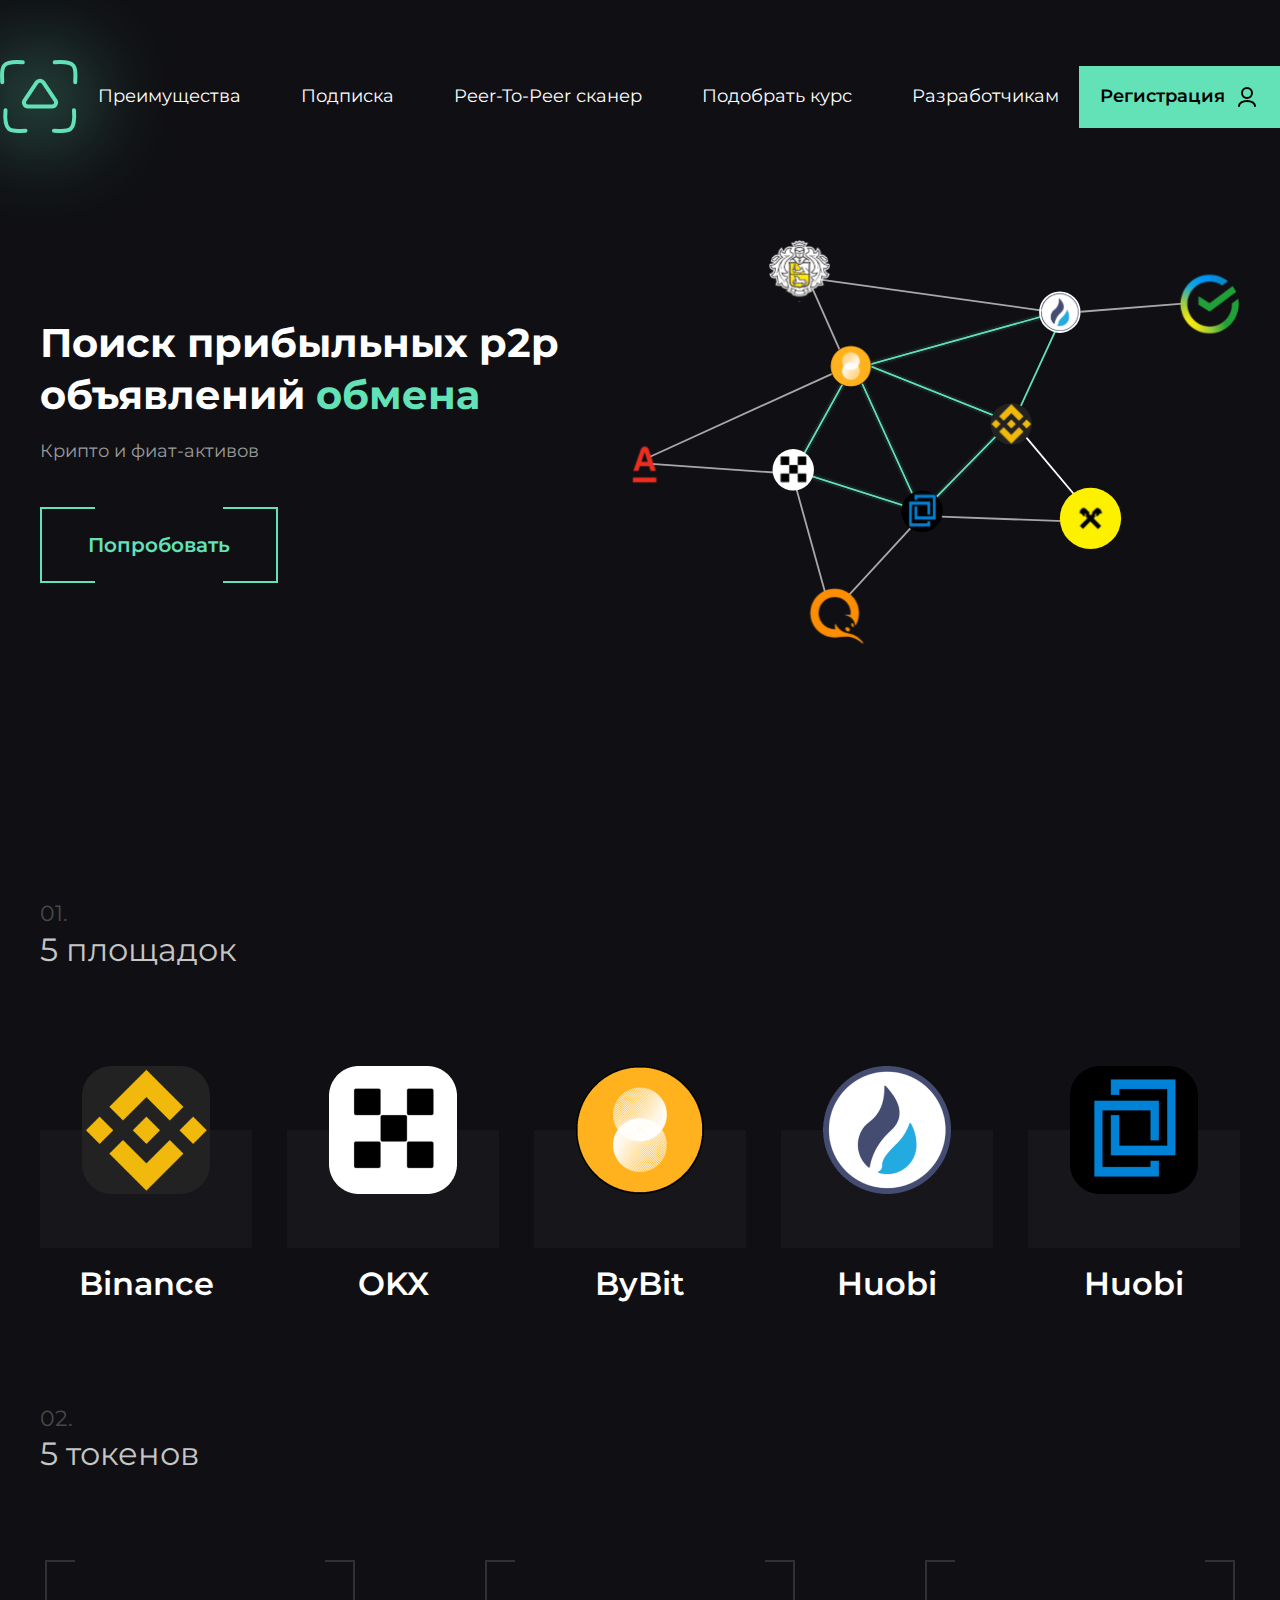
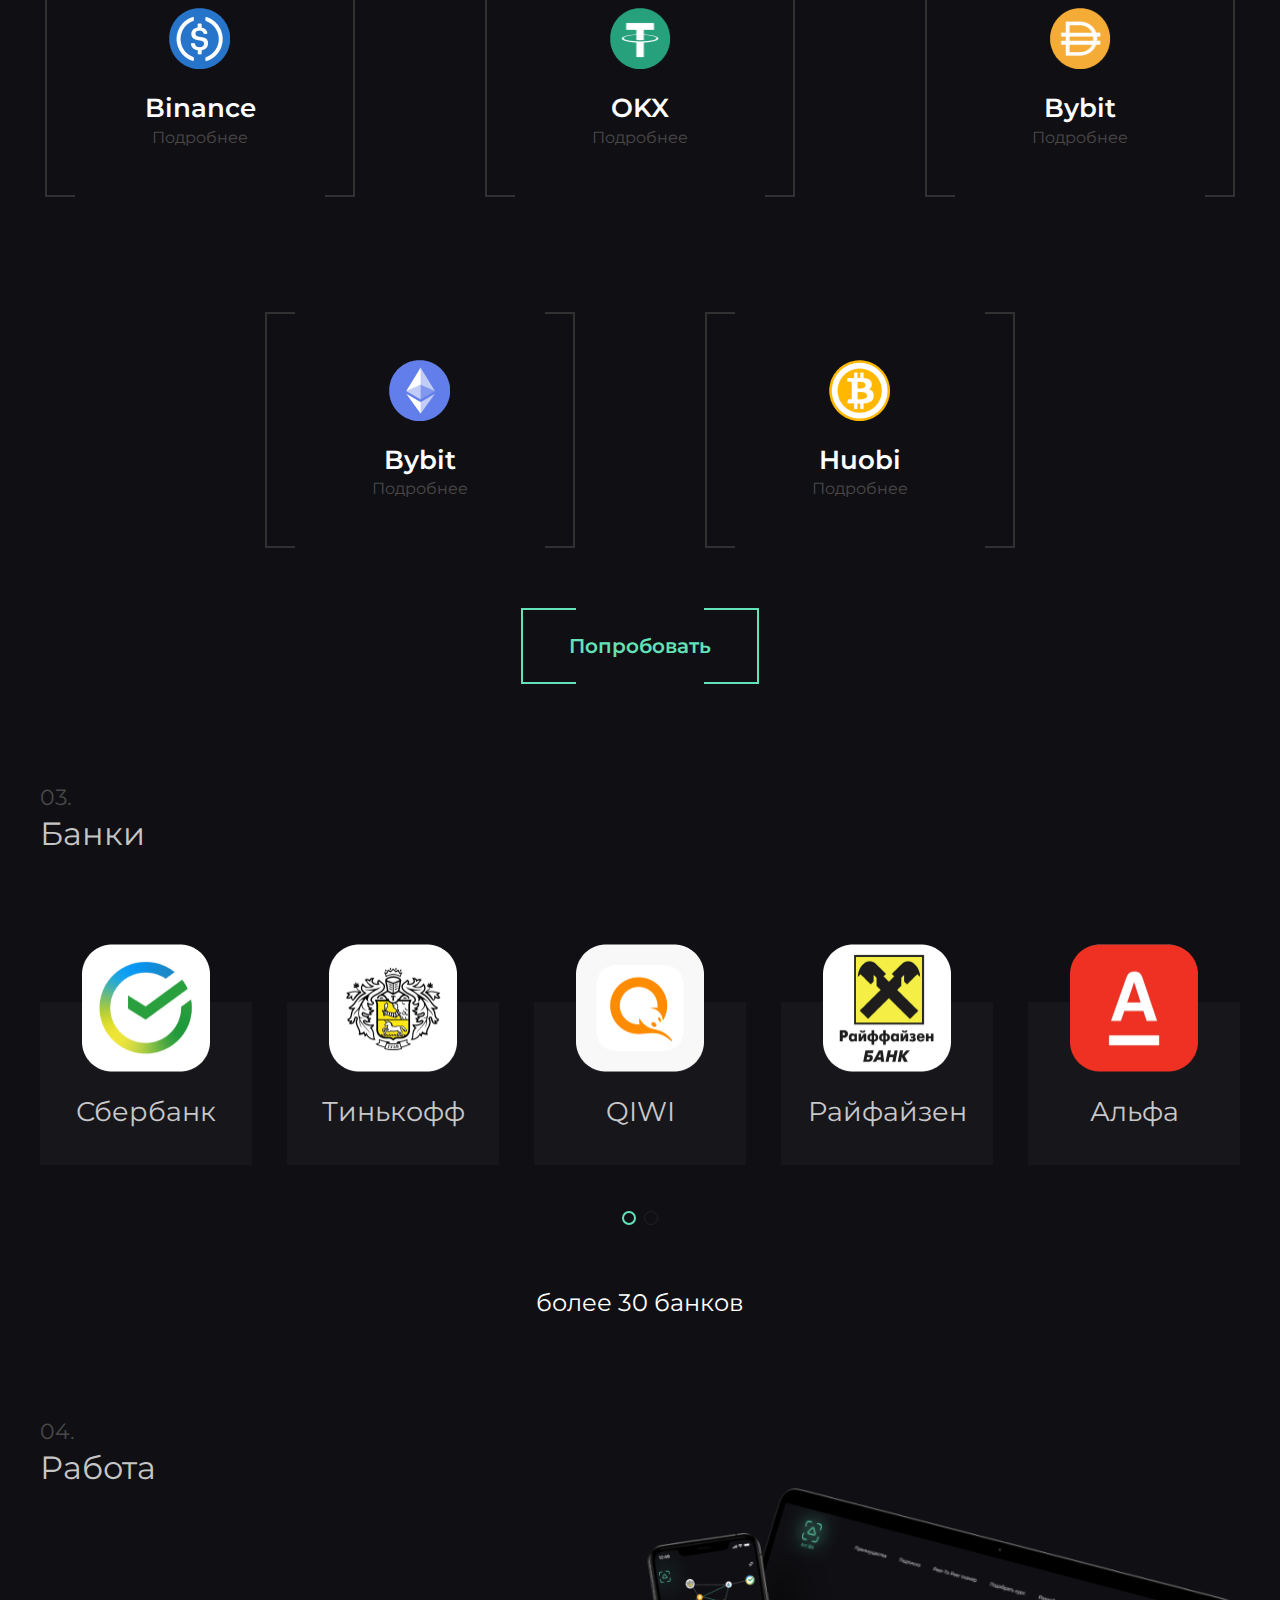
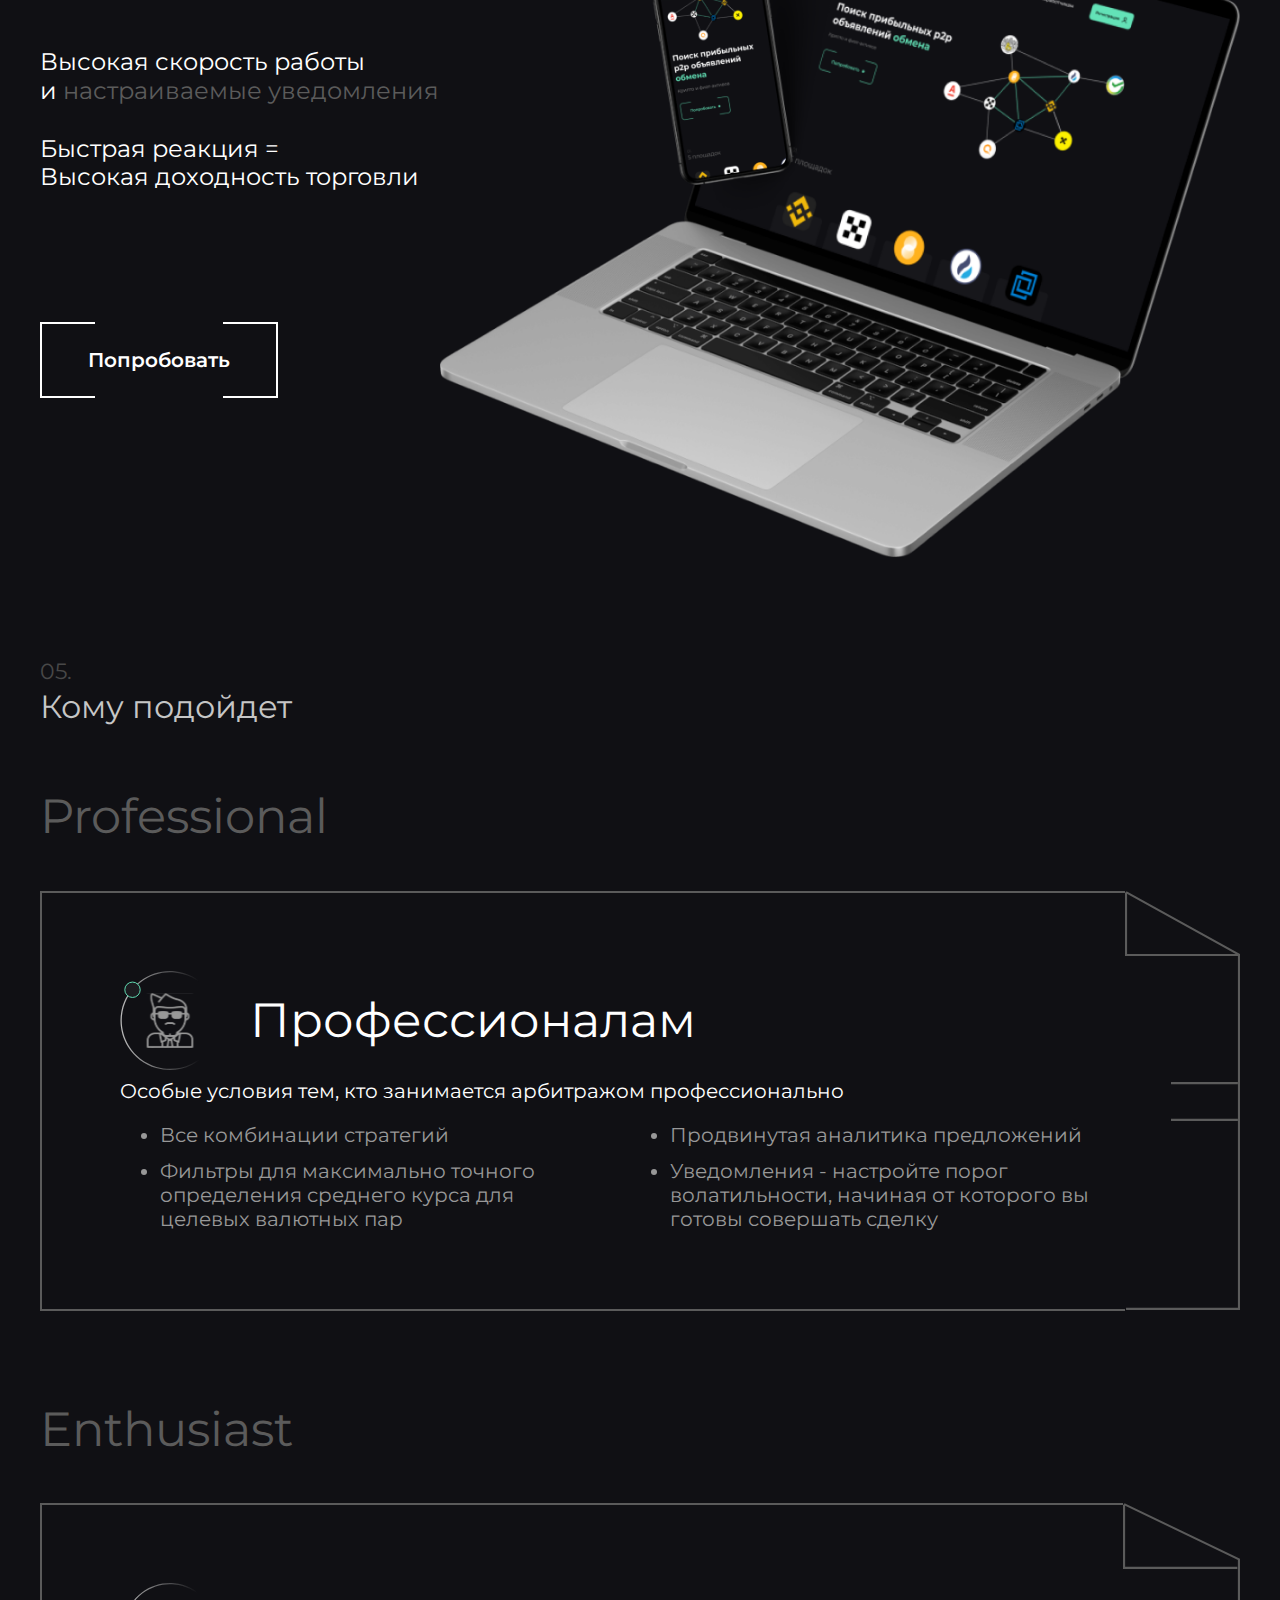
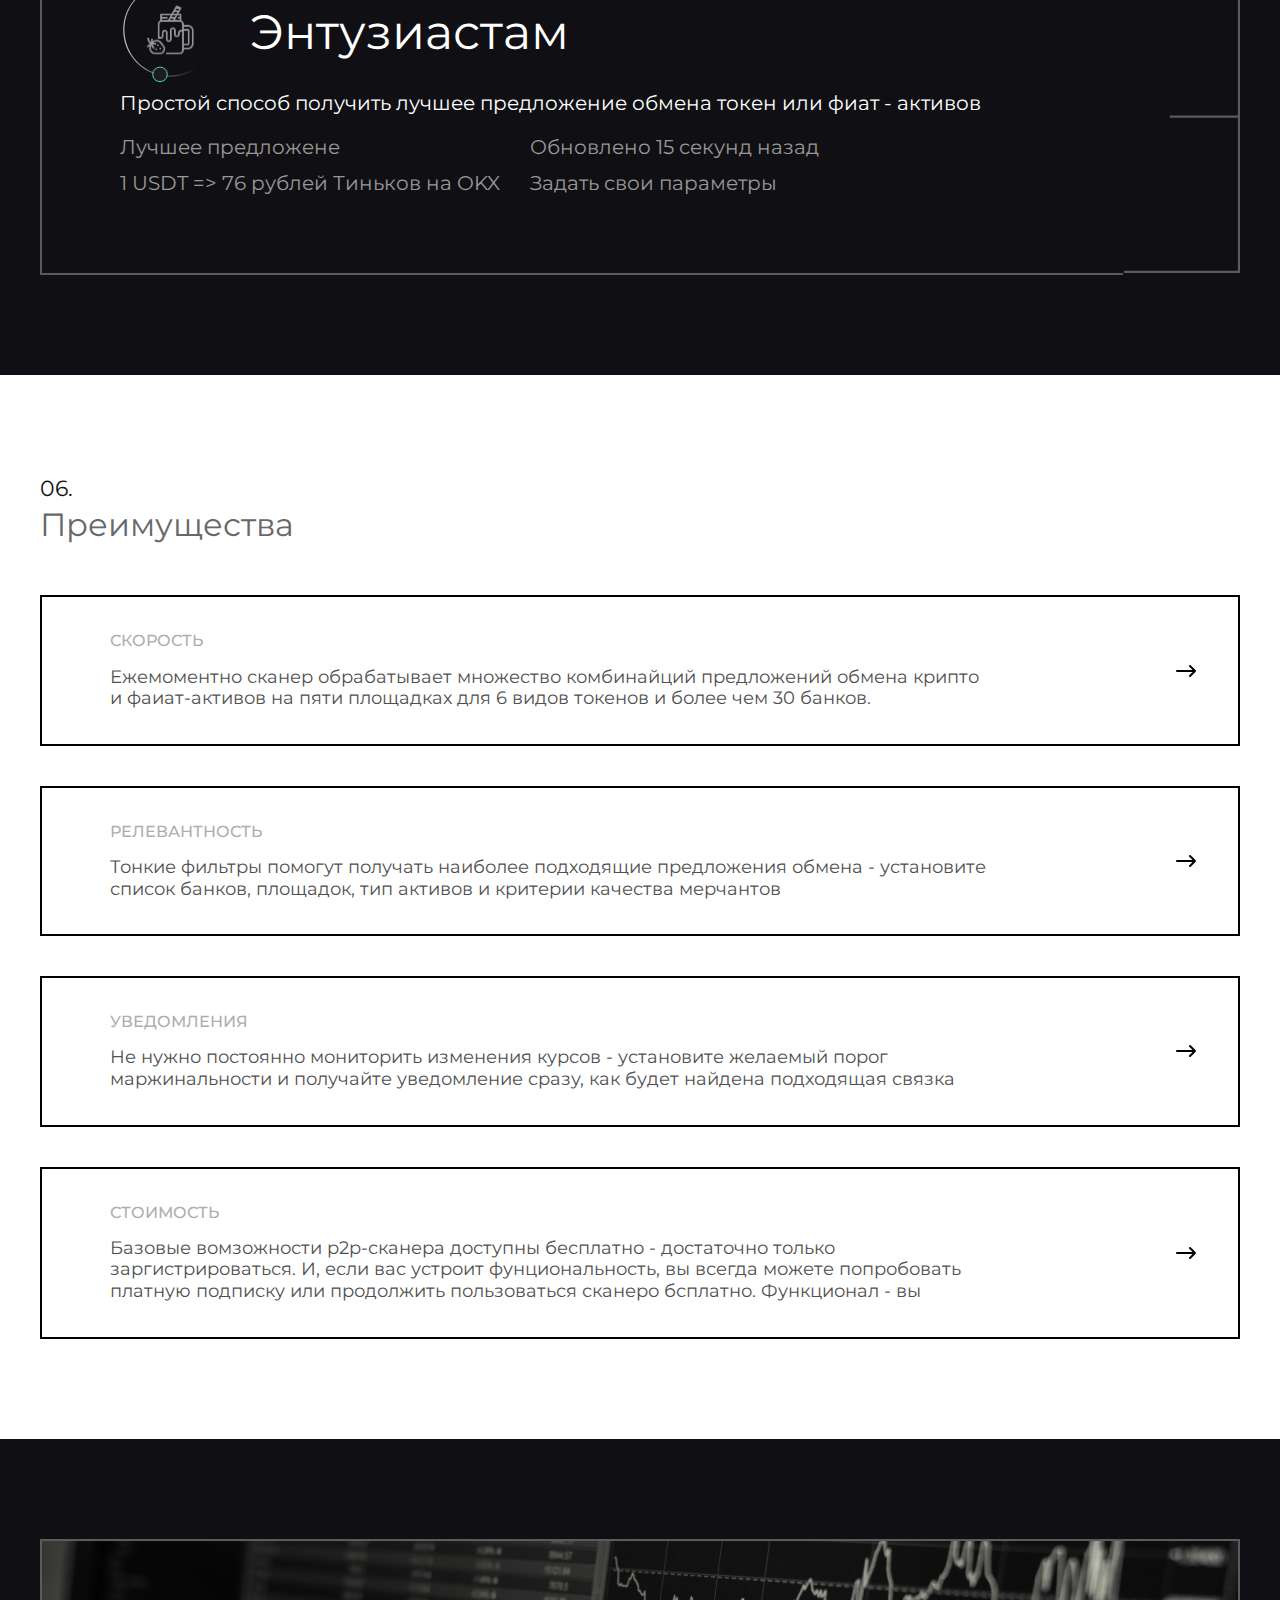
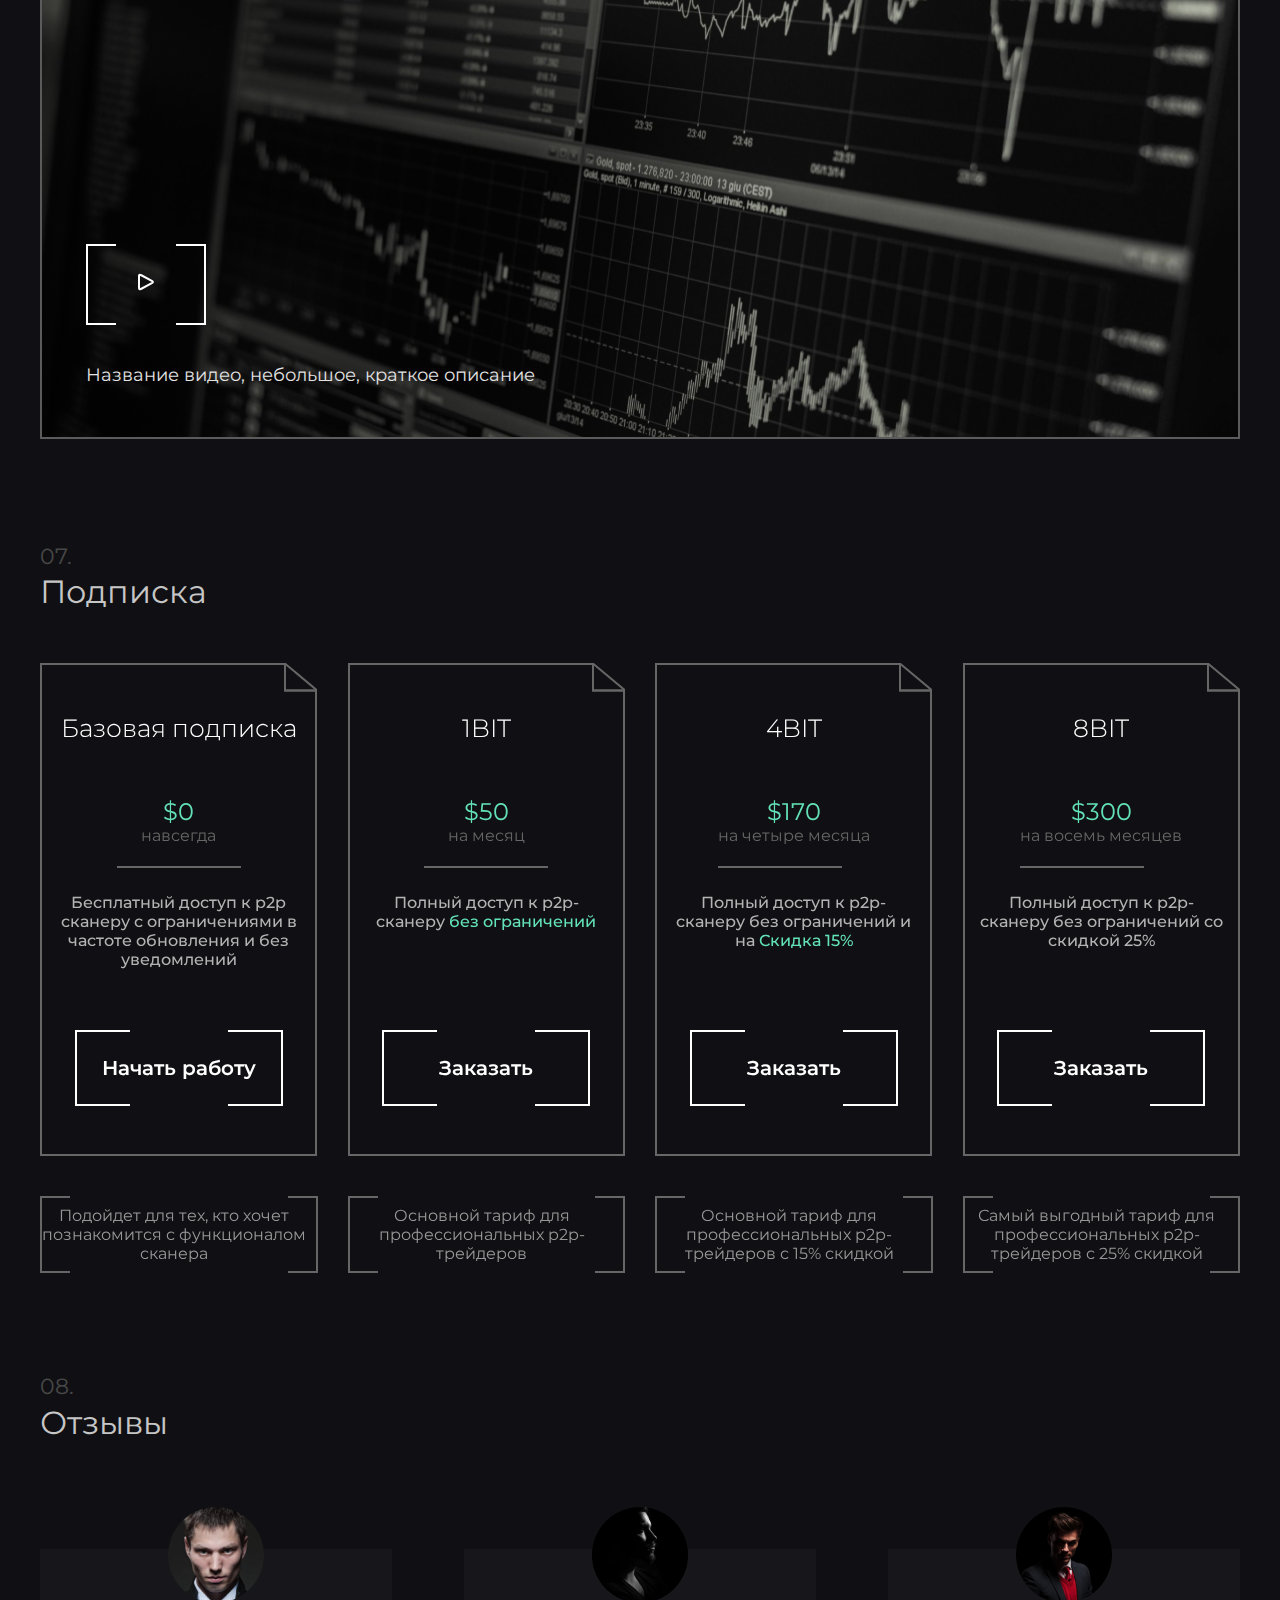
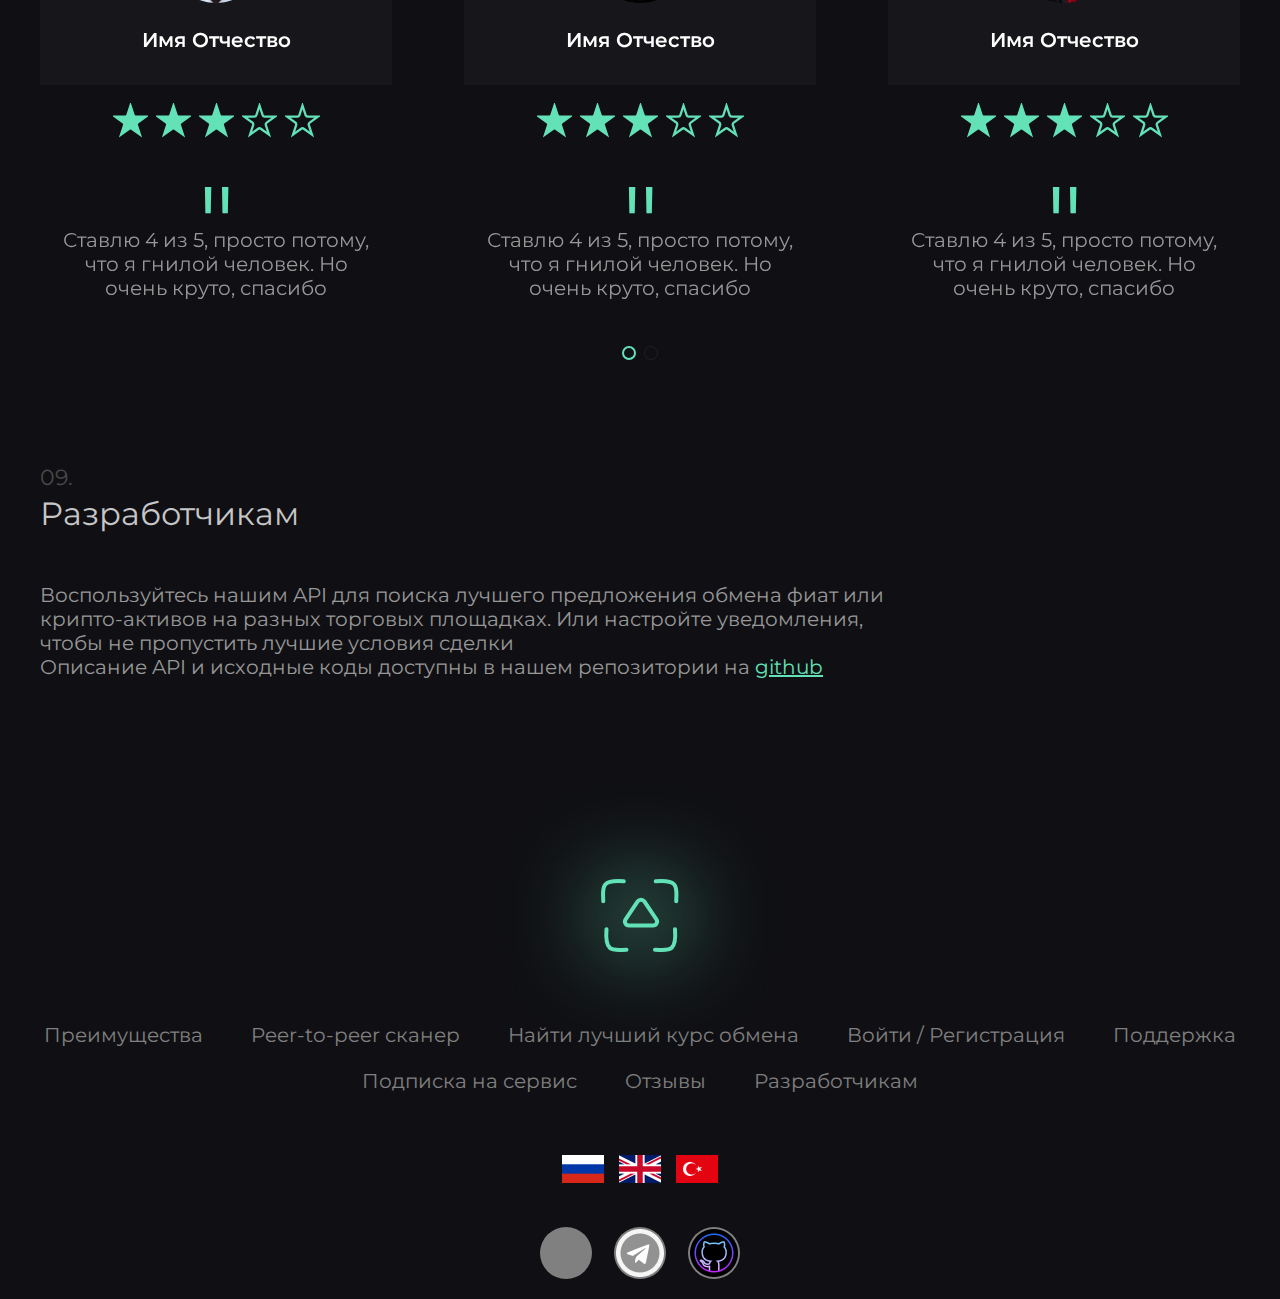
<file: index.html>
<!DOCTYPE html>
<html lang="en">
	<head>
		<meta charset="UTF-8" />
		<meta http-equiv="X-UA-Compatible" content="IE=edge" />
		<meta name="viewport" content="width=device-width, initial-scale=1.0" />
		<link
			rel="stylesheet"
			href="https://cdn.jsdelivr.net/npm/swiper@9/swiper-bundle.min.css"
		/>
		<link rel="stylesheet" href="./css/app.css" />
		<title>Art Bit</title>
	</head>
	<body>
		<div class="modal">
			<button class="modal__close">
				<img
					class="modal-close__img"
					src="./assets/img/icons/close.svg"
					alt=""
				/>
			</button>
			<div class="modal__type">
				<a class="modal__link modal__link--active" href="#">Вход</a>
				<a class="modal__link" href="#">Регистрация</a>
			</div>
			<form class="modal__form">
				<input class="field modal__field" type="text" placeholder="Login" />
				<input
					class="field modal__field"
					type="password"
					placeholder="Password"
				/>
				<button class="button button--primary modal__button">Войти</button>
				<a class="modal__forgot-password" href="#">Забыли пароль?</a>
			</form>
			<div class="modal__login-with">
				<h3 class="modal-login-with__title">Войти с помощью</h3>
				<div class="modal-login-with__list">
					<a class="modal-login-with__item" href="#">
						<img
							class="modal-login-with__img"
							src="./assets/img/icons/telegram-2.png"
							alt="telegram"
						/>
					</a>
					<a class="modal-login-with__item" href="#">
						<img
							class="modal-login-with__img"
							src="./assets/img/icons/metamask.png"
							alt="metamask"
						/>
					</a>
					<a class="modal-login-with__item" href="#">
						<img
							class="modal-login-with__img"
							src="./assets/img/icons/github.png"
							alt="github"
						/>
					</a>
				</div>
			</div>
		</div>

		<div class="burger-menu">
			<button class="burger burger-menu__close">
				<img
					class="burger-menu__close-img"
					src="./assets/img/icons/menu-close.svg"
					alt=""
				/>
			</button>
			<div class="burger-menu__user">
				<img
					class="burger-menu__avatar"
					src="./assets/img/icons/avatar.png"
					alt=""
				/>
				<div class="burger-menu__login">My-super-login</div>
			</div>
			<div class="burger-menu__nav">
				<a class="burger-menu__link" href="#">Преимущества</a>
				<a class="burger-menu__link" href="#">Подписка</a>
				<a class="burger-menu__link" href="#">Peer-To-Peer сканер</a>
				<a class="burger-menu__link" href="#">Подобрать курс</a>
				<a class="burger-menu__link" href="#">Разработчикам</a>
			</div>
			<button class="button menu__button">
				<span>Регистрация</span>
				<svg
					class="menu-button__icon"
					fill="none"
					viewBox="0
        0 24 24"
					xmlns="http://www.w3.org/2000/svg"
				>
					<path
						d="m20 21c0-2.7614-3.5817-5-8-5-4.4183 0-8 2.2386-8
          5m8-8c-2.7614 0-5-2.2386-5-5 0-2.7614 2.2386-5 5-5 2.7614 0 5
          2.2386 5 5 0 2.7614-2.2386 5-5 5z"
						stroke-linecap="round"
						stroke-linejoin="round"
						stroke-width="2"
					/>
				</svg>
			</button>
		</div>

		<header class="header">
			<nav class="menu">
				<div class="container menu__container">
					<a class="menu__logo" href="#">
						<img
							class="menu-logo__img"
							src="./assets/img/icons/logo.svg"
							alt="Art
            Bit"
						/>
					</a>
					<div class="menu__nav">
						<a class="menu__link" href="#">Преимущества</a>
						<a class="menu__link" href="#">Подписка</a>
						<a class="menu__link" href="#">Peer-To-Peer сканер</a>
						<a class="menu__link" href="#">Подобрать курс</a>
						<a class="menu__link" href="#">Разработчикам</a>
					</div>
					<button class="button menu__button">
						<span>Регистрация</span>
						<svg
							class="menu-button__icon"
							fill="none"
							viewBox="0
            0 24 24"
							xmlns="http://www.w3.org/2000/svg"
						>
							<path
								d="m20 21c0-2.7614-3.5817-5-8-5-4.4183 0-8 2.2386-8
              5m8-8c-2.7614 0-5-2.2386-5-5 0-2.7614 2.2386-5 5-5 2.7614 0 5
              2.2386 5 5 0 2.7614-2.2386 5-5 5z"
								stroke-linecap="round"
								stroke-linejoin="round"
								stroke-width="2"
							/>
						</svg>
					</button>
					<button class="burger burger-menu__open">
						<img
							class="burger-menu__open-img"
							src="./assets/img/icons/menu-open.svg"
							alt=""
						/>
					</button>
				</div>
			</nav>
			<div class="container header__container">
				<div class="header__offer">
					<h1 class="header__title">
						Поиск прибыльных p2p объявлений <span>обмена</span>
					</h1>
					<p class="header__text">Крипто и фиат-активов</p>
					<button class="button button--primary">Попробовать</button>
				</div>
				<img
					class="header__img"
					src="./assets/img/home/header/img.svg"
					alt=""
				/>
			</div>
		</header>

		<section class="companies">
			<div class="container companies__container">
				<p class="subtitle">01.</p>
				<h2 class="title companies__title">5 площадок</h2>
				<div class="companies__list">
					<div class="companies__item">
						<div class="companies__inner">
							<img
								class="companies__img"
								src="./assets/img/home/companies/1.png"
								alt=""
							/>
						</div>
						<h3 class="companies-item__title">Binance</h3>
					</div>
					<div class="companies__item">
						<div class="companies__inner">
							<img
								class="companies__img"
								src="./assets/img/home/companies/2.png"
								alt=""
							/>
						</div>
						<h3 class="companies-item__title">OKX</h3>
					</div>
					<div class="companies__item">
						<div class="companies__inner">
							<img
								class="companies__img"
								src="./assets/img/home/companies/3.png"
								alt=""
							/>
						</div>
						<h3 class="companies-item__title">ByBit</h3>
					</div>
					<div class="companies__item">
						<div class="companies__inner">
							<img
								class="companies__img"
								src="./assets/img/home/companies/4.png"
								alt=""
							/>
						</div>
						<h3 class="companies-item__title">Huobi</h3>
					</div>
					<div class="companies__item">
						<div class="companies__inner">
							<img
								class="companies__img"
								src="./assets/img/home/companies/5.png"
								alt=""
							/>
						</div>
						<h3 class="companies-item__title">Huobi</h3>
					</div>
				</div>
			</div>
		</section>

		<section class="tokens">
			<div class="container">
				<p class="subtitle">02.</p>
				<h2 class="title tokens__title">5 токенов</h2>
				<div class="tokens__list">
					<div class="tokens__item">
						<img
							class="tokens__img"
							src="./assets/img/home/tokens/1.png"
							alt=""
						/>
						<h3 class="tokens-item__title">Binance</h3>
						<a class="tokens__more" href="#">Подробнее</a>
					</div>
					<div class="tokens__item">
						<img
							class="tokens__img"
							src="./assets/img/home/tokens/2.png"
							alt=""
						/>
						<h3 class="tokens-item__title">OKX</h3>
						<a class="tokens__more" href="#">Подробнее</a>
					</div>
					<div class="tokens__item">
						<img
							class="tokens__img"
							src="./assets/img/home/tokens/3.png"
							alt=""
						/>
						<h3 class="tokens-item__title">Bybit</h3>
						<a class="tokens__more" href="#">Подробнее</a>
					</div>
					<div class="tokens__item">
						<img
							class="tokens__img"
							src="./assets/img/home/tokens/4.png"
							alt=""
						/>
						<h3 class="tokens-item__title">Bybit</h3>
						<a class="tokens__more" href="#">Подробнее</a>
					</div>
					<div class="tokens__item">
						<img
							class="tokens__img"
							src="./assets/img/home/tokens/5.png"
							alt=""
						/>
						<h3 class="tokens-item__title">Huobi</h3>
						<a class="tokens__more" href="#">Подробнее</a>
					</div>
				</div>
				<div class="tokens-button__wrapper">
					<button class="button button--primary">Попробовать</button>
				</div>
			</div>
		</section>

		<section class="banks">
			<div class="container">
				<p class="subtitle">03.</p>
				<h2 class="title banks__title">Банки</h2>
				<div class="swiper banks__slider">
					<div class="swiper-wrapper">
						<div class="swiper-slide banks__item">
							<img
								class="banks__img"
								src="./assets/img/home/banks/1.png"
								alt=""
							/>
							<h3 class="banks-item__title">Сбербанк</h3>
						</div>
						<div class="swiper-slide banks__item">
							<img
								class="banks__img"
								src="./assets/img/home/banks/2.png"
								alt=""
							/>
							<h3 class="banks-item__title">Тинькофф</h3>
						</div>
						<div class="swiper-slide banks__item">
							<img
								class="banks__img"
								src="./assets/img/home/banks/3.png"
								alt=""
							/>
							<h3 class="banks-item__title">QIWI</h3>
						</div>
						<div class="swiper-slide banks__item">
							<img
								class="banks__img"
								src="./assets/img/home/banks/4.png"
								alt=""
							/>
							<h3 class="banks-item__title">Райфайзен</h3>
						</div>
						<div class="swiper-slide banks__item">
							<img
								class="banks__img"
								src="./assets/img/home/banks/5.png"
								alt=""
							/>
							<h3 class="banks-item__title">Альфа</h3>
						</div>
						<div class="swiper-slide banks__item">
							<img
								class="banks__img"
								src="./assets/img/home/banks/5.png"
								alt=""
							/>
							<h3 class="banks-item__title">Альфа</h3>
						</div>
					</div>
					<div class="swiper-pagination"></div>
				</div>
				<p class="banks__desc">более 30 банков</p>
			</div>
		</section>

		<section class="work">
			<div class="container work__container">
				<p class="subtitle">04.</p>
				<h2 class="title work__title">Работа</h2>
				<div class="work__content">
					<div class="work__offer">
						<div class="work__desc">
							<p>
								Высокая скорость работы<br />и
								<span>настраиваемые уведомления</span>
							</p>
							<br />
							<p>Быстрая реакция =<br />Высокая доходность торговли</p>
						</div>
						<button class="button button--primary work__button">
							Попробовать
						</button>
					</div>
					<img class="work__img" src="./assets/img/home/work/img.png" alt="" />
				</div>
			</div>
		</section>

		<section class="recommended-for">
			<div class="container">
				<p class="subtitle">05.</p>
				<h2 class="title recommended-for__title">Кому подойдет</h2>
				<div class="recommended-for__body">
					<div class="recommended-for__item recommended-for__item--1">
						<h3 class="recommended-for__item-title">Professional</h3>
						<div class="recommended-for__inner">
							<div class="recommended-for__background">
								<picture>
									<source
										srcset="./assets/img/home/recommended-for/card-1-small.svg"
										media="(max-width: 820px)"
									/>
									<source
										srcset="./assets/img/home/recommended-for/card-1-medium.svg"
										media="(max-width: 1239px)"
									/>
									<img
										src="./assets/img/home/recommended-for/card-1.svg"
										alt=""
									/>
								</picture>
							</div>
							<div class="recommended-for__group recommended-for__group--1">
								<img
									class="recommended-for__img"
									src="./assets/img/home/recommended-for/1.svg"
									alt=""
								/>
								<h4 class="recommended-for__item-title">Профессионалам</h4>
							</div>
							<p class="recommended-for__desc">
								Особые условия тем, кто занимается арбитражом профессионально
							</p>
							<div class="recommended-for__group recommended-for__group--2">
								<ul class="recommended-for__list">
									<li>Все комбинации стратегий</li>
									<li>
										Фильтры для максимально точного определения среднего курса
										для целевых валютных пар
									</li>
								</ul>
								<ul class="recommended-for__list">
									<li>Продвинутая аналитика предложений</li>
									<li>
										Уведомления - настройте порог волатильности, начиная от
										которого вы готовы совершать сделку
									</li>
								</ul>
							</div>
						</div>
					</div>
					<div class="recommended-for__item recommended-for__item--2">
						<h3 class="recommended-for__item-title">Enthusiast</h3>
						<div class="recommended-for__inner">
							<div class="recommended-for__background">
								<picture>
									<source
										srcset="./assets/img/home/recommended-for/card-2-small.svg"
										media="(max-width: 820px)"
									/>
									<source
										srcset="./assets/img/home/recommended-for/card-2-medium.svg"
										media="(max-width: 1239px)"
									/>
									<img
										src="./assets/img/home/recommended-for/card-2.svg"
										alt=""
									/>
								</picture>
							</div>
							<div class="recommended-for__group recommended-for__group--1">
								<img
									class="recommended-for__img"
									src="./assets/img/home/recommended-for/2.svg"
									alt=""
								/>
								<h4 class="recommended-for__item-title">Энтузиастам</h4>
							</div>
							<p class="recommended-for__desc">
								Простой способ получить лучшее предложение обмена токен или фиат
								- активов
							</p>
							<div class="recommended-for__group recommended-for__group--2">
								<ul class="recommended-for__list">
									<li>Лучшее предложене</li>
									<li>1 USDT => 76 рублей Тиньков на OKX</li>
								</ul>
								<ul class="recommended-for__list">
									<li>Обновлено 15 секунд назад</li>
									<li>Задать свои параметры</li>
								</ul>
							</div>
						</div>
					</div>
				</div>
			</div>
		</section>

		<section class="triggers">
			<div class="container">
				<p class="subtitle triggers__subtitle">06.</p>
				<h2 class="title triggers__title">Преимущества</h2>
				<div class="triggers__list">
					<div class="triggers__item">
						<h3 class="triggers-item__title">Скорость</h3>
						<p class="triggers__text">
							Ежемоментно сканер обрабатывает множество комбинайций предложений
							обмена крипто и фаиат-активов на пяти площадках для 6 видов
							токенов и более чем 30 банков.
						</p>
						<a class="triggers__more" href="#">
							<svg
								width="24"
								height="25"
								viewBox="0 0 24 25"
								fill="none"
								xmlns="http://www.w3.org/2000/svg"
							>
								<path
									d="M3 12.0176H21M21 12.0176L16 7.01758M21 12.0176L16 17.0176"
									stroke-width="2"
									stroke-linecap="round"
									stroke-linejoin="round"
								/>
							</svg>
						</a>
					</div>
					<div class="triggers__item">
						<h3 class="triggers-item__title">Релевантность</h3>
						<p class="triggers__text">
							Тонкие фильтры помогут получать наиболее подходящие предложения
							обмена - установите список банков, площадок, тип активов и
							критерии качества мерчантов
						</p>
						<a class="triggers__more" href="#">
							<svg
								width="24"
								height="25"
								viewBox="0 0 24 25"
								fill="none"
								xmlns="http://www.w3.org/2000/svg"
							>
								<path
									d="M3 12.0176H21M21 12.0176L16 7.01758M21 12.0176L16 17.0176"
									stroke-width="2"
									stroke-linecap="round"
									stroke-linejoin="round"
								/>
							</svg>
						</a>
					</div>
					<div class="triggers__item">
						<h3 class="triggers-item__title">уведомления</h3>
						<p class="triggers__text">
							Не нужно постоянно мониторить изменения курсов - установите
							желаемый порог маржинальности и получайте уведомление сразу, как
							будет найдена подходящая связка
						</p>
						<a class="triggers__more" href="#">
							<svg
								width="24"
								height="25"
								viewBox="0 0 24 25"
								fill="none"
								xmlns="http://www.w3.org/2000/svg"
							>
								<path
									d="M3 12.0176H21M21 12.0176L16 7.01758M21 12.0176L16 17.0176"
									stroke-width="2"
									stroke-linecap="round"
									stroke-linejoin="round"
								/>
							</svg>
						</a>
					</div>
					<div class="triggers__item">
						<h3 class="triggers-item__title">Стоимость</h3>
						<p class="triggers__text">
							Базовые вомзожности p2p-сканера доступны бесплатно - достаточно
							только заргистрироваться. И, если вас устроит фунциональность, вы
							всегда можете попробовать платную подписку или продолжить
							пользоваться сканеро бсплатно. Функционал - вы
						</p>
						<a class="triggers__more" href="#">
							<svg
								width="24"
								height="25"
								viewBox="0 0 24 25"
								fill="none"
								xmlns="http://www.w3.org/2000/svg"
							>
								<path
									d="M3 12.0176H21M21 12.0176L16 7.01758M21 12.0176L16 17.0176"
									stroke-width="2"
									stroke-linecap="round"
									stroke-linejoin="round"
								/>
							</svg>
						</a>
					</div>
				</div>
			</div>
		</section>

		<section class="video">
			<div class="container video__container">
				<img
					class="video__img"
					src="./assets/img/home/video/background.png"
					alt=""
				/>
				<div class="video__offer">
					<button class="button button--primary video__button">
						<svg
							width="24"
							height="24"
							viewBox="0 0 24 24"
							fill="none"
							xmlns="http://www.w3.org/2000/svg"
						>
							<path
								d="M5 17.3333V6.66663C5 5.78706 5 5.34728 5.18509 5.08704C5.34664 4.8599 5.59564 4.71053 5.87207 4.67487C6.1885 4.63406 6.57572 4.84058 7.35036 5.25372L7.35254 5.25488L17.3525 10.5882C18.212 11.0466 18.6418 11.2758 18.7826 11.581C18.9053 11.8469 18.9053 12.1531 18.7826 12.4189C18.6418 12.7241 18.212 12.9534 17.3525 13.4117L7.35254 18.7451L7.34978 18.7465C6.57553 19.1595 6.18842 19.3659 5.87207 19.3251C5.59564 19.2895 5.34664 19.1401 5.18509 18.913C5 18.6527 5 18.2129 5 17.3333Z"
								stroke-width="2"
								stroke-linecap="round"
								stroke-linejoin="round"
							/>
						</svg>
					</button>
					<p class="video__desc">Название видео, небольшое, краткое описание</p>
				</div>
			</div>
		</section>

		<section class="subscribe">
			<div class="container">
				<p class="subtitle">07.</p>
				<h2 class="title subscribe__title">Подписка</h2>
				<div class="swiper subscribe__slider">
					<div class="swiper-wrapper">
						<div class="swiper-slide subscribe__item">
							<div class="subscribe__inner">
								<h3 class="subscribe-item__title">Базовая подписка</h3>
								<div class="subscribe__price">$0</div>
								<p class="subscribe__time">навсегда</p>
								<p class="subscribe__text">
									Бесплатный доступ к p2p сканеру с ограничениями в частоте
									обновления и без уведомлений
								</p>
								<button class="button button--primary subscribe__button">
									Начать работу
								</button>
							</div>
							<div class="subscribe__desc">
								<p>
									Подойдет для тех, кто хочет познакомится с функционалом
									сканера
								</p>
							</div>
						</div>
						<div class="swiper-slide subscribe__item">
							<div class="subscribe__inner">
								<h3 class="subscribe-item__title">1BIT</h3>
								<div class="subscribe__price">$50</div>
								<p class="subscribe__time">на месяц</p>
								<p class="subscribe__text">
									Полный доступ к p2p-сканеру <span>без ограничений</span>
								</p>
								<button class="button button--primary subscribe__button">
									Заказать
								</button>
							</div>
							<div class="subscribe__desc">
								<p>Основной тариф для профессиональных p2p-трейдеров</p>
							</div>
						</div>
						<div class="swiper-slide subscribe__item">
							<div class="subscribe__inner">
								<h3 class="subscribe-item__title">4BIT</h3>
								<div class="subscribe__price">$170</div>
								<p class="subscribe__time">на четыре месяца</p>
								<p class="subscribe__text">
									Полный доступ к p2p-сканеру без ограничений и на
									<span>Скидка 15%</span>
								</p>
								<button class="button button--primary subscribe__button">
									Заказать
								</button>
							</div>
							<div class="subscribe__desc">
								<p>
									Основной тариф для профессиональных p2p-трейдеров с 15%
									скидкой
								</p>
							</div>
						</div>
						<div class="swiper-slide subscribe__item">
							<div class="subscribe__inner">
								<h3 class="subscribe-item__title">8BIT</h3>
								<div class="subscribe__price">$300</div>
								<p class="subscribe__time">на восемь месяцев</p>
								<p class="subscribe__text">
									Полный доступ к p2p-сканеру без ограничений со скидкой 25%
								</p>
								<button class="button button--primary subscribe__button">
									Заказать
								</button>
							</div>
							<div class="subscribe__desc">
								<p>
									Самый выгодный тариф для профессиональных p2p-трейдеров с 25%
									скидкой
								</p>
							</div>
						</div>
					</div>
					<div class="swiper-pagination"></div>
				</div>
			</div>
		</section>

		<section class="testimonials">
			<div class="container">
				<p class="subtitle">08.</p>
				<h2 class="title testimonial__title">Отзывы</h2>
				<div class="swiper testimonial__slider">
					<div class="swiper-wrapper">
						<div class="swiper-slide testimonial__item">
							<div class="testimonial__inner">
								<img
									class="testimonial__avatar"
									src="./assets/img/home/testimonials/1.png"
									alt=""
								/>
								<h3 class="testimonial__name">Имя Отчество</h3>
							</div>
							<div class="testimonial__stars">
								<img
									class="testimonial__star"
									src="./assets/img/icons/star-active.svg"
									alt=""
								/>
								<img
									class="testimonial__star"
									src="./assets/img/icons/star-active.svg"
									alt=""
								/>
								<img
									class="testimonial__star"
									src="./assets/img/icons/star-active.svg"
									alt=""
								/>
								<img
									class="testimonial__star"
									src="./assets/img/icons/star.svg"
									alt=""
								/>
								<img
									class="testimonial__star"
									src="./assets/img/icons/star.svg"
									alt=""
								/>
							</div>
							<p class="testimonial__text">
								Ставлю 4 из 5, просто потому, что я гнилой человек. Но очень
								круто, спасибо
							</p>
						</div>
						<div class="swiper-slide testimonial__item">
							<div class="testimonial__inner">
								<img
									class="testimonial__avatar"
									src="./assets/img/home/testimonials/2.png"
									alt=""
								/>
								<h3 class="testimonial__name">Имя Отчество</h3>
							</div>
							<div class="testimonial__stars">
								<img
									class="testimonial__star"
									src="./assets/img/icons/star-active.svg"
									alt=""
								/>
								<img
									class="testimonial__star"
									src="./assets/img/icons/star-active.svg"
									alt=""
								/>
								<img
									class="testimonial__star"
									src="./assets/img/icons/star-active.svg"
									alt=""
								/>
								<img
									class="testimonial__star"
									src="./assets/img/icons/star.svg"
									alt=""
								/>
								<img
									class="testimonial__star"
									src="./assets/img/icons/star.svg"
									alt=""
								/>
							</div>
							<p class="testimonial__text">
								Ставлю 4 из 5, просто потому, что я гнилой человек. Но очень
								круто, спасибо
							</p>
						</div>
						<div class="swiper-slide testimonial__item">
							<div class="testimonial__inner">
								<img
									class="testimonial__avatar"
									src="./assets/img/home/testimonials/3.png"
									alt=""
								/>
								<h3 class="testimonial__name">Имя Отчество</h3>
							</div>
							<div class="testimonial__stars">
								<img
									class="testimonial__star"
									src="./assets/img/icons/star-active.svg"
									alt=""
								/>
								<img
									class="testimonial__star"
									src="./assets/img/icons/star-active.svg"
									alt=""
								/>
								<img
									class="testimonial__star"
									src="./assets/img/icons/star-active.svg"
									alt=""
								/>
								<img
									class="testimonial__star"
									src="./assets/img/icons/star.svg"
									alt=""
								/>
								<img
									class="testimonial__star"
									src="./assets/img/icons/star.svg"
									alt=""
								/>
							</div>
							<p class="testimonial__text">
								Ставлю 4 из 5, просто потому, что я гнилой человек. Но очень
								круто, спасибо
							</p>
						</div>
						<div class="swiper-slide testimonial__item">
							<div class="testimonial__inner">
								<img
									class="testimonial__avatar"
									src="./assets/img/home/testimonials/3.png"
									alt=""
								/>
								<h3 class="testimonial__name">Имя Отчество</h3>
							</div>
							<div class="testimonial__stars">
								<img
									class="testimonial__star"
									src="./assets/img/icons/star-active.svg"
									alt=""
								/>
								<img
									class="testimonial__star"
									src="./assets/img/icons/star-active.svg"
									alt=""
								/>
								<img
									class="testimonial__star"
									src="./assets/img/icons/star-active.svg"
									alt=""
								/>
								<img
									class="testimonial__star"
									src="./assets/img/icons/star.svg"
									alt=""
								/>
								<img
									class="testimonial__star"
									src="./assets/img/icons/star.svg"
									alt=""
								/>
							</div>
							<p class="testimonial__text">
								Ставлю 4 из 5, просто потому, что я гнилой человек. Но очень
								круто, спасибо
							</p>
						</div>
					</div>
					<div class="swiper-pagination"></div>
				</div>
			</div>
		</section>

		<section class="for-developers">
			<div class="container">
				<p class="subtitle">09.</p>
				<h2 class="title for-developers__title">Разработчикам</h2>
				<p class="for-developers__text">
					Воспользуйтесь нашим API для поиска лучшего предложения обмена фиат
					или крипто-активов на разных торговых площадках. Или настройте
					уведомления, чтобы не пропустить лучшие условия сделки<br />Описание
					API и исходные коды доступны в нашем репозитории на
					<a href="#">github</a>
				</p>
			</div>
		</section>

		<footer class="footer">
			<div class="container footer__container">
				<a class="footer__logo" href="#">
					<img
						class="footer-logo__img"
						src="./assets/img/icons/logo.svg"
						alt="Art Bit"
					/>
				</a>
				<div class="footer__nav">
					<a class="footer__link" href="#">Преимущества</a>
					<a class="footer__link" href="#">Peer-to-peer сканер</a>
					<a class="footer__link" href="#">Найти лучший курс обмена</a>
					<a class="footer__link" href="#">Войти / Регистрация</a>
					<a class="footer__link" href="#">Поддержка</a>
					<a class="footer__link" href="#">Подписка на сервис</a>
					<a class="footer__link" href="#">Отзывы</a>
					<a class="footer__link" href="#">Разработчикам</a>
				</div>
				<div class="footer__countries">
					<a class="footer__country" href="#">
						<img
							class="footer-country__img"
							src="./assets/img/icons/russia.png"
							alt="Russia"
						/>
					</a>
					<a class="footer__country" href="#">
						<img
							class="footer-country__img"
							src="./assets/img/icons/united-kingdom.png"
							alt="United Kingdom"
						/>
					</a>
					<a class="footer__country" href="#">
						<img
							class="footer-country__img"
							src="./assets/img/icons/turkey.png"
							alt="Turkey"
						/>
					</a>
				</div>
				<div class="footer__socials">
					<a class="footer__social" href="#"></a>
					<a class="footer__social" href="#">
						<img
							class="footer-social__img"
							src="./assets/img/icons/telegram.png"
							alt="Telegram"
						/>
					</a>
					<a class="footer__social" href="#">
						<img
							class="footer-social__img"
							src="./assets/img/icons/github.png"
							alt="Git hub"
						/>
					</a>
				</div>
			</div>
		</footer>

		<script src="https://cdn.jsdelivr.net/npm/swiper@9/swiper-bundle.min.js"></script>
		<script src="./js/app.js"></script>
	</body>
</html>
</file>
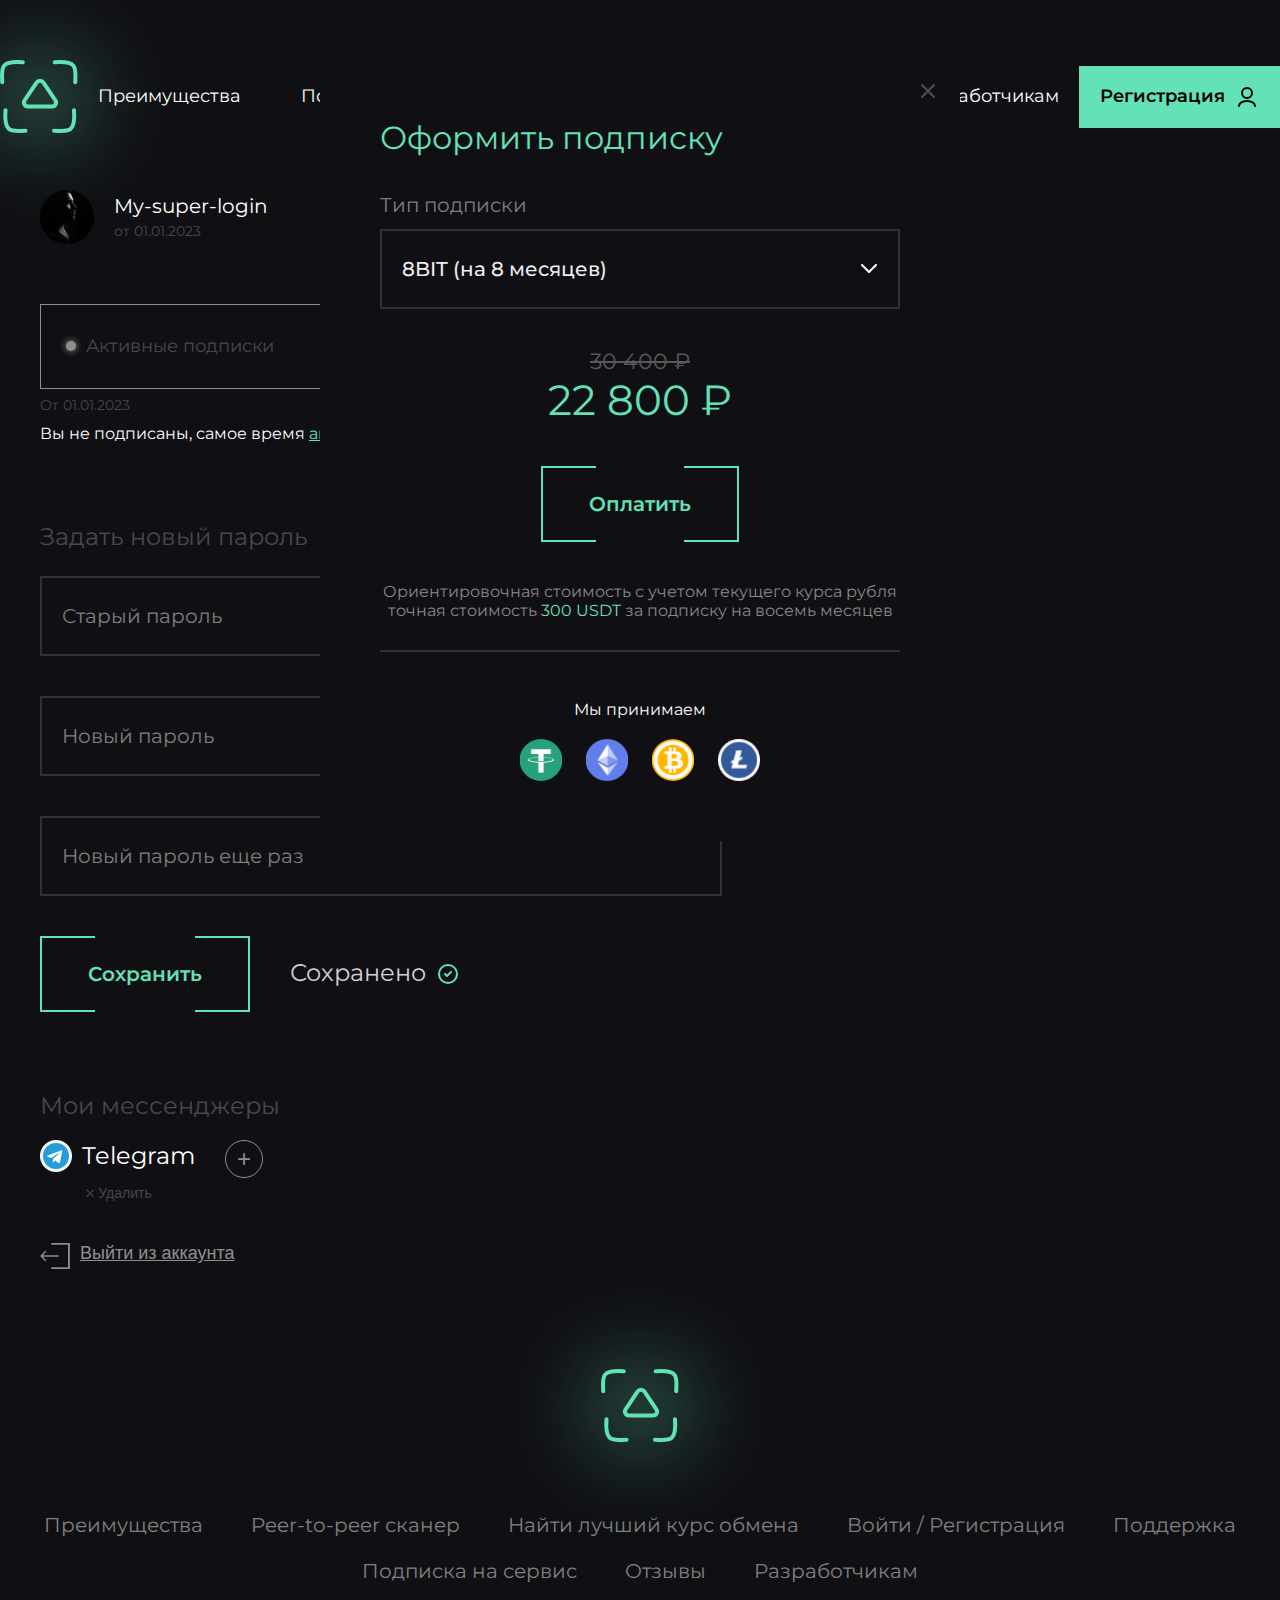
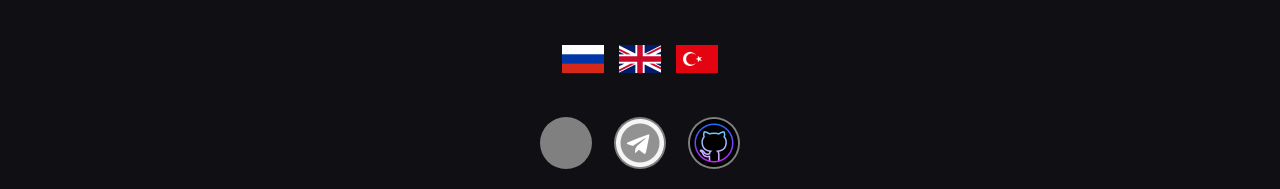
<file: account.html>
<!DOCTYPE html>
<html lang="en">
	<head>
		<meta charset="UTF-8" />
		<meta http-equiv="X-UA-Compatible" content="IE=edge" />
		<meta name="viewport" content="width=device-width, initial-scale=1.0" />
		<link rel="stylesheet" href="./css/account.css" />
		<title>Account</title>
	</head>
	<body>
		<div class="modal modal--active">
			<button class="modal__close">
				<img
					class="modal-close__img"
					src="./assets/img/icons/close.svg"
					alt=""
				/>
			</button>
			<div class="modal__subscribe">
				<h3 class="modal__title">Оформить подписку</h3>
				<div class="modal-select__wrapper">
					<h4 class="modal-select__title">Тип подписки</h4>
					<div class="select modal__select">
						<div class="select__header">8BIT (на 8 месяцев)</div>
						<div class="select__dropdown">
							<div class="select__option">8BIT (на 8 месяцев)</div>
							<div class="select__option">1BIT (на 1 месяц)</div>
							<div class="select__option">4BIT (на 4 месяца)</div>
							<div class="select__option">Базовая подписка</div>
						</div>
						<input class="select__input" type="text" />
					</div>
				</div>
				<div class="modal__price">22 800 ₽</div>
				<div class="modal-button__wrapper">
					<button class="button button--primary modal__button">Оплатить</button>
				</div>
				<p class="modal__text">
					Ориентировочная стоимость с учетом текущего курса рубля точная
					стоимость <span>300 USDT</span> за подписку на восемь месяцев
				</p>
			</div>
			<div class="modal__we-accept">
				<h3 class="modal-we-accept__title">Мы принимаем</h3>
				<div class="modal-we-accept__list">
					<a class="modal-we-accept__item" href="#">
						<img
							class="modal-we-accept__img"
							src="./assets/img/icons/usdt.png"
							alt="usdt"
						/>
					</a>
					<a class="modal-we-accept__item" href="#">
						<img
							class="modal-we-accept__img"
							src="./assets/img/icons/eth.png"
							alt="eth"
						/>
					</a>
					<a class="modal-we-accept__item" href="#">
						<img
							class="modal-we-accept__img"
							src="./assets/img/icons/btc.png"
							alt="btc"
						/>
					</a>
					<a class="modal-we-accept__item" href="#">
						<img
							class="modal-we-accept__img"
							src="./assets/img/icons/ltc.png"
							alt="ltc"
						/>
					</a>
				</div>
			</div>
		</div>

		<div class="burger-menu">
			<button class="burger burger-menu__close">
				<img
					class="burger-menu__close-img"
					src="./assets/img/icons/menu-close.svg"
					alt=""
				/>
			</button>
			<div class="burger-menu__user">
				<img
					class="burger-menu__avatar"
					src="./assets/img/icons/avatar.png"
					alt=""
				/>
				<div class="burger-menu__login">My-super-login</div>
			</div>
			<div class="burger-menu__nav">
				<a class="burger-menu__link" href="#">Преимущества</a>
				<a class="burger-menu__link" href="#">Подписка</a>
				<a class="burger-menu__link" href="#">Peer-To-Peer сканер</a>
				<a class="burger-menu__link" href="#">Подобрать курс</a>
				<a class="burger-menu__link" href="#">Разработчикам</a>
			</div>
			<button class="button menu__button">
				<span>Регистрация</span>
				<svg
					class="menu-button__icon"
					fill="none"
					viewBox="0
          0 24 24"
					xmlns="http://www.w3.org/2000/svg"
				>
					<path
						d="m20 21c0-2.7614-3.5817-5-8-5-4.4183 0-8 2.2386-8
            5m8-8c-2.7614 0-5-2.2386-5-5 0-2.7614 2.2386-5 5-5 2.7614 0 5
            2.2386 5 5 0 2.7614-2.2386 5-5 5z"
						stroke-linecap="round"
						stroke-linejoin="round"
						stroke-width="2"
					/>
				</svg>
			</button>
		</div>

		<nav class="menu">
			<div class="container menu__container">
				<a class="menu__logo" href="#">
					<img
						class="menu-logo__img"
						src="./assets/img/icons/logo.svg"
						alt="Art
            Bit"
					/>
				</a>
				<div class="menu__nav">
					<a class="menu__link" href="#">Преимущества</a>
					<a class="menu__link" href="#">Подписка</a>
					<a class="menu__link" href="#">Peer-To-Peer сканер</a>
					<a class="menu__link" href="#">Подобрать курс</a>
					<a class="menu__link" href="#">Разработчикам</a>
				</div>
				<button class="button menu__button">
					<span>Регистрация</span>
					<svg
						class="menu-button__icon"
						fill="none"
						viewBox="0
            0 24 24"
						xmlns="http://www.w3.org/2000/svg"
					>
						<path
							d="m20 21c0-2.7614-3.5817-5-8-5-4.4183 0-8 2.2386-8
              5m8-8c-2.7614 0-5-2.2386-5-5 0-2.7614 2.2386-5 5-5 2.7614 0 5
              2.2386 5 5 0 2.7614-2.2386 5-5 5z"
							stroke-linecap="round"
							stroke-linejoin="round"
							stroke-width="2"
						/>
					</svg>
				</button>
				<button class="burger burger-menu__open">
					<img
						class="burger-menu__open-img"
						src="./assets/img/icons/menu-open.svg"
						alt=""
					/>
				</button>
			</div>
		</nav>

		<section class="account">
			<div class="container account__container">
				<div class="account__user">
					<img
						class="account-user__icon"
						src="./assets/img/icons/avatar.png"
						alt=""
					/>
					<div class="account-user__content">
						<div class="account-user__login">My-super-login</div>
						<p class="account-user__date">от 01.01.2023</p>
					</div>
				</div>

				<div class="account__subscriptions">
					<div class="account-subscriptions__active">
						<h3 class="account-subscriptions__title">Активные подписки</h3>
						<div class="account-subscriptions__list">
							<div class="account-subscriptions__item">НЕТ</div>
						</div>
					</div>
					<div class="account-subscriptions__time">
						<p>От 01.01.2023</p>
						<p>Истекла 02.01.2024</p>
					</div>
					<p class="account-subscriptions__desc">
						Вы не подписаны, самое время <a href="#">активировать подписку</a>
					</p>
				</div>

				<form class="account__new-password" action="#">
					<p class="account__text">Задать новый пароль</p>
					<div class="account__form">
						<input
							class="field account__field"
							type="password"
							placeholder="Старый пароль"
						/>
						<input
							class="field account__field"
							type="password"
							placeholder="Новый пароль"
						/>
						<input
							class="field account__field"
							type="password"
							placeholder="Новый пароль еще раз"
						/>
						<div class="account__button-wrapper">
							<button class="button button--primary account__button">
								Сохранить
							</button>
							<div class="account__alert">
								<span>Сохранено</span>
								<img
									class="account-alert__img"
									src="./assets/img/icons/check.svg"
									alt="Сохранено"
								/>
							</div>
						</div>
					</div>
				</form>

				<div class="account__messengers">
					<h3 class="account-messengers__title">Мои мессенджеры</h3>
					<div class="account-messengers__content">
						<div class="account-messengers__list">
							<div class="account-messengers__item">
								<div class="account-messengers__body">
									<img
										class="account-messengers__icon"
										src="./assets/img/icons/telegram-2.png"
										alt="Telegram"
									/>
									<h3 class="account-messengers__item-title">Telegram</h3>
								</div>
								<button class="account-messengers__delete">
									<img src="./assets/img/icons/cross.svg" alt="Delete" />
									<span>Удалить</span>
								</button>
							</div>
						</div>
						<button class="account-messengers__add">+</button>
					</div>
				</div>

				<button class="account__logout">
					<img
						class="account-logout__img"
						src="./assets/img/icons/logout.svg"
						alt="Logout"
					/>
					<span>Выйти из аккаунта</span>
				</button>
			</div>
		</section>

		<footer class="footer">
			<div class="container footer__container">
				<a class="footer__logo" href="#">
					<img
						class="footer-logo__img"
						src="./assets/img/icons/logo.svg"
						alt="Art Bit"
					/>
				</a>
				<div class="footer__nav">
					<a class="footer__link" href="#">Преимущества</a>
					<a class="footer__link" href="#">Peer-to-peer сканер</a>
					<a class="footer__link" href="#">Найти лучший курс обмена</a>
					<a class="footer__link" href="#">Войти / Регистрация</a>
					<a class="footer__link" href="#">Поддержка</a>
					<a class="footer__link" href="#">Подписка на сервис</a>
					<a class="footer__link" href="#">Отзывы</a>
					<a class="footer__link" href="#">Разработчикам</a>
				</div>
				<div class="footer__countries">
					<a class="footer__country" href="#">
						<img
							class="footer-country__img"
							src="./assets/img/icons/russia.png"
							alt="Russia"
						/>
					</a>
					<a class="footer__country" href="#">
						<img
							class="footer-country__img"
							src="./assets/img/icons/united-kingdom.png"
							alt="United Kingdom"
						/>
					</a>
					<a class="footer__country" href="#">
						<img
							class="footer-country__img"
							src="./assets/img/icons/turkey.png"
							alt="Turkey"
						/>
					</a>
				</div>
				<div class="footer__socials">
					<a class="footer__social" href="#"></a>
					<a class="footer__social" href="#">
						<img
							class="footer-social__img"
							src="./assets/img/icons/telegram.png"
							alt="Telegram"
						/>
					</a>
					<a class="footer__social" href="#">
						<img
							class="footer-social__img"
							src="./assets/img/icons/github.png"
							alt="Git hub"
						/>
					</a>
				</div>
			</div>
		</footer>

    <script src="./js/select.js"></script>
	</body>
</html>
</file>
<file: css/app.css>
@import url('./global.css');
@import url('./app-modal.css');

section {
	margin-bottom: 100px;
}

.subtitle {
	font-weight: 400;

	font-size: 22px;
	line-height: 1.3em;

	color: #484848;
}

.title {
	font-weight: 400;

	font-size: 32px;
	line-height: 1.3em;

	color: #c6c6c6;
}

.swiper-pagination-bullet {
	margin: 0 6px;

	height: 14px;
	width: 14px;

	border: 1px solid #666666;
	background: transparent;
}

.swiper-pagination-bullet-active {
	border: 2px solid #63e2b7;
}

@media (max-width: 1239px) {
	.title {
		font-size: 40px;
	}
}

@media (max-width: 820px) {
	.subtitle {
		font-size: 14px;
	}

	.title {
		font-size: 20px;
	}
}

/* MENU */
.menu {
	padding: 60px 0;

	width: 100%;

	position: absolute;
	top: 0;
	left: 0;
}

.menu__container {
	max-width: 1485px;

	display: flex;
	align-items: center;
	justify-content: space-between;
}

.menu__logo {
	position: relative;
}

.menu__logo::before {
	content: '';

	margin: auto;

	height: 85px;
	width: 100px;

	position: absolute;
	top: -20px;
	right: -20px;
	bottom: -20px;
	left: -20px;

	background: rgba(99, 226, 183, 0.34);
	filter: blur(42px);
	border-radius: 12px;
}

.menu-logo__img {
	display: block;

	height: 74px;
	width: 78px;
}

.menu__nav {
	display: flex;
	gap: 60px;
}

.menu__link {
	font-weight: 400;

	font-size: 18px;
	line-height: 1.2em;

	position: relative;

	color: #ffffff;

	transition: color 0.3s ease;
}

.menu__link:hover {
	color: #9b9b9b;
}

.menu__link:active {
	color: #ffffff;
}

.menu__link::after {
	content: '';
	display: block;

	height: 4px;
	width: 34px;

	position: absolute;
	top: 28px;
	left: 0;

	opacity: 0;
	background: #63e2b7;

	transition: opacity 0.3s ease;
}

.menu__link:hover::after {
	opacity: 1;
}

.menu__button {
	padding: 17px 19px;

	font-weight: 600;
	font-size: 18px;
	text-transform: none;

	display: flex;
	align-items: center;
	gap: 10px;

	color: #000000;
	background: #63e2b7;
}

.menu__button:hover {
	border: 2px solid #9b9b9b;
	color: #63e2b7;
	background: transparent;

	transition: border 0.3s ease, color 0.3s ease, background-color 0.3s ease;
}

.menu__button:active {
	color: #9b9b9b;
}

.menu-button__icon {
	height: 24px;
	width: 24px;

	stroke: #000000;

	transition: stroke 0.3s ease;
}

.menu__button:hover .menu-button__icon {
	stroke: #63e2b7;
}

.menu__button:active .menu-button__icon {
	stroke: #9b9b9b;
}

.burger-menu__open {
	display: none;
	padding: 0;

	border: 0;
	background: transparent;
}

.burger-menu__open-img {
	display: block;

	height: 42px;
	width: 42px;
}

@media (max-width: 1239px) {
	.menu__container {
		max-width: 794px;
	}

	.menu__logo::before {
		height: 75px;
	}

	.menu__nav {
		display: none;
	}

	.menu__button {
		display: none;
	}

	.burger-menu__open {
		display: block;
	}
}

@media (max-width: 820px) {
	.menu {
		padding: 40px 0;
	}

	.menu__logo::before {
		height: 40px;
		width: 50px;
	}

	.menu-logo__img {
		height: 36px;
		width: 38px;
	}

	.burger-menu__open-img {
		height: 24px;
		width: 24px;
	}
}

/* BURGER MENU */
.burger-menu {
	height: 100vh;
	width: 100%;

	display: none;
	flex-direction: column;
	align-items: center;
	justify-content: center;

	position: fixed;
	right: 0;
	top: 0;
	z-index: 3;

	animation: fade-in-right 0.8s;
	background: #101014;
}

@keyframes fade-in-right {
	from {
		opacity: 0;
		transform: translate3d(100%, 0, 0);
	}
	to {
		opacity: 1;
		transform: translate3d(0, 0, 0);
	}
}

.burger-menu.burger-menu--active {
	display: flex;
}

.burger-menu__close {
	padding: 0;

	position: absolute;
	top: 50px;
	right: 15px;

	border: 0;
	background: transparent;

	cursor: pointer;
}

.burger-menu__close-img {
	display: block;

	height: 42px;
	width: 42px;
}

.burger-menu__user {
	margin-bottom: 50px;

	text-align: center;
}

.burger-menu__avatar {
	margin-bottom: 4px;

	height: 54px;
	width: 54px;
}

.burger-menu__login {
	font-weight: 500;

	font-size: 20px;
	line-height: 1.2em;

	color: #ffffff;
}

.burger-menu__nav {
	margin-bottom: 70px;

	display: flex;
	flex-direction: column;
	align-items: center;
	gap: 50px;
}

.burger-menu__link {
	font-weight: 500;

	font-size: 22px;
	line-height: 1.2em;

	color: #ffffff;
}

@media (max-width: 767px) {
	.burger-menu__link {
		font-size: 20px;
	}
}

/* HEADER */
.header {
	height: 100vh;

	display: flex;
	align-items: center;
	justify-content: center;
}

.header__container {
	display: flex;
	align-items: center;
	justify-content: space-between;

	position: relative;
}

.header__title {
	margin-bottom: 20px;

	max-width: 560px;

	font-weight: 700;

	font-size: 40px;
	line-height: 1.3em;
}

.header__title span {
	color: #63e2b7;
}

.header__text {
	margin-bottom: 45px;

	font-size: 18px;
	line-height: 1.2em;

	color: #9b9b9b;
}

.header__img {
	height: 420px;
	width: 626px;
}

@media (max-width: 1239px) {
	.header__title {
		font-size: 32px;
	}

	.header__img {
		margin: auto 0;

		height: 314px;
		width: 468px;

		position: absolute;
		top: 0;
		right: 0;
		bottom: 0;
	}
}

@media (max-width: 820px) {
	.header__container {
		flex-direction: column-reverse;
	}

	.header__title {
		margin-bottom: 16px;

		font-size: 28px;
	}

	.header__text {
		margin-bottom: 35px;

		font-size: 16px;
	}

	.header__img {
		position: static;
		height: auto;
		width: 100%;
	}
}

/* COMPANIES */
.companies__title {
	margin-bottom: 160px;
}

.companies__list {
	display: flex;
	align-items: center;
	gap: 35px;
}

.companies__item {
	width: 100%;

	text-align: center;
}

.companies__inner {
	margin-bottom: 15px;

	background: #17171b;
}

.companies__img {
	margin: -64px 0 50px;

	height: 128px;
	width: 128px;
}

.companies-item__title {
	font-weight: 600;

	font-size: 32px;
	line-height: 1.3em;
}

@media (max-width: 1239px) {
	.companies__title {
		margin-bottom: 80px;
	}

	.companies__list {
		gap: 24px;
	}

	.companies__inner {
		margin-bottom: 10px;
	}

	.companies__img {
		margin: -45px 0 30px;

		height: 85px;
		width: 85px;
	}

	.companies-item__title {
		font-size: 24px;
	}
}

@media (max-width: 820px) {
	.companies {
		overflow-x: hidden;
	}

	.companies__title {
		margin-bottom: 70px;
	}

	.companies__list {
		gap: 14px;
	}

	.companies__inner {
		width: 90px;

		margin-bottom: 6px;
	}

	.companies__img {
		margin: -28px 0 20px;

		height: 55px;
		width: 55px;
	}

	.companies-item__title {
		font-size: 14px;
	}
}

/* TOKENS */
.tokens__title {
	margin-bottom: 85px;
}

.tokens__list {
	margin-bottom: 60px;

	display: flex;
	flex-wrap: wrap;
	justify-content: center;
	column-gap: 130px;
	row-gap: 115px;
}

.tokens__item {
	padding: 48px 0;
	width: 310px;

	text-align: center;

	position: relative;
}

.tokens__item::before {
	content: '';

	height: 100%;
	width: 30px;

	position: absolute;
	top: 0;
	bottom: 0;
	left: 0;

	border-top: 2px solid #313131;
	border-bottom: 2px solid #313131;
	border-left: 2px solid #313131;
}

.tokens__item::after {
	content: '';

	height: 100%;
	width: 30px;

	position: absolute;
	top: 0;
	right: 0;
	bottom: 0;

	border-top: 2px solid #313131;
	border-right: 2px solid #313131;
	border-bottom: 2px solid #313131;
}

.tokens__img {
	margin-bottom: 18px;

	height: 62px;
	width: 62px;
}

.tokens-item__title {
	margin-bottom: 2px;

	font-weight: 600;

	font-size: 26px;
	line-height: 1.3em;
}

.tokens__more {
	font-size: 16px;
	line-height: 1.3em;

	color: #4b4848;
}

.tokens-button__wrapper {
	text-align: center;
}

@media (max-width: 1239px) {
	.tokens__title {
		margin-bottom: 50px;
	}

	.tokens__list {
		column-gap: 90px;
		row-gap: 52px;
	}

	.tokens__item {
		padding: 25px 0;
		width: 204px;
	}

	.tokens__img {
		margin-bottom: 12px;

		height: 40px;
		width: 40px;
	}

	.tokens-item__title {
		font-size: 22px;
	}
}

@media (max-width: 820px) {
	.tokens__title {
		margin-bottom: 42px;
	}

	.tokens__list {
		margin-bottom: 35px;

		column-gap: 20px;
		row-gap: 40px;
	}

	.tokens__item {
		padding: 21px 0;
		width: 160px;
	}

	.tokens__img {
		margin-bottom: 18px;

		height: 60px;
		width: 60px;
	}

	.tokens-item__title {
		font-size: 26px;
	}
}

/* BANKS */
.banks__title {
	margin-bottom: 90px;
}

.banks__slider {
	margin-bottom: 60px;
	padding-bottom: 64px;
}

.banks__slider .swiper-pagination {
	bottom: 0;
}

.banks__item {
	margin-top: 58px;
	padding-bottom: 36px;

	width: 100%;

	text-align: center;

	background: #17171b;
}

.banks__img {
	margin: -58px 0 18px;

	height: 128px;
	width: 128px;
}

.banks-item__title {
	font-weight: 400;

	font-size: 27px;
	line-height: 1.3em;

	color: #c8c8c8;
}

.banks__desc {
	font-size: 24px;
	line-height: 1.2em;

	text-align: center;
}

@media (max-width: 1239px) {
	.banks__title {
		margin-bottom: 54px;
	}

	.banks__item {
		margin-top: 38px;
		padding-bottom: 20px;
	}

	.banks__img {
		margin: -38px 0 12px;

		height: 85px;
		width: 85px;
	}

	.banks-item__title {
		font-size: 20px;
	}
}

@media (max-width: 820px) {
	.banks__title {
		margin-bottom: 24px;
	}

	.banks__slider {
		padding-bottom: 0;
		margin-bottom: 30px;
	}

	.banks__slider .swiper-wrapper {
		flex-wrap: wrap;
		justify-content: center;
		column-gap: 16px;
		row-gap: 30px;
	}

	.banks__item {
		margin-top: 27px;
		padding-bottom: 15px;

		width: 90px;
	}

	.banks__img {
		margin: -27px 0 10px;

		height: 55px;
		width: 55px;
	}

	.banks-item__title {
		font-size: 12px;
	}

	.banks__desc {
		font-size: 16px;
	}
}

/* WORK */
.work__content {
	display: flex;
	align-items: center;
	justify-content: space-between;
}

.work__desc {
	margin-bottom: 130px;

	max-width: 400px;

	font-size: 24px;
	line-height: 1.2em;
}

.work__desc span {
	color: #5b5b5b;
}

.button.work__button {
	color: #ffffff;
}

.button.work__button::before {
	border-top: 2px solid #ffffff;
	border-left: 2px solid #ffffff;
	border-bottom: 2px solid #ffffff;
}

.button.work__button::after {
	border-top: 2px solid #ffffff;
	border-right: 2px solid #ffffff;
	border-bottom: 2px solid #ffffff;
}

.work__img {
	width: 100%;
	max-width: 800px;
}

@media (max-width: 1239px) {
	.work__desc {
		margin-bottom: 55px;

		font-size: 20px;
	}

	.work__img {
		max-width: 460px;
	}
}

@media (max-width: 820px) {
	.work__title {
		margin-bottom: 32px;
	}

	.work__content {
		flex-direction: column-reverse;
	}

	.work__desc {
		margin-bottom: 30px;

		font-size: 20px;
	}

	.work__img {
		margin-bottom: 35px;

		max-width: 328px;
	}
}

/* RECOMMENDED FOR */
.recommended-for__title {
	margin-bottom: 60px;
}

.recommended-for__body {
	display: flex;
	flex-direction: column;
	gap: 90px;
}

.recommended-for__item-title {
	margin-bottom: 45px;

	font-weight: 400;
	font-size: 48px;
	line-height: 1.2em;

	color: #5b5b5b;
}

.recommended-for__inner {
	padding: 80px;

	position: relative;
}

.recommended-for__background {
	display: flex;

	position: absolute;
	top: 0;
	left: 0;
	right: 0;
	bottom: 0;
}

.recommended-for__background::before {
	content: '';
	display: block;

	width: 100%;
	height: 100%;

	border-top: 2px solid #5b5b5b;
	border-left: 2px solid #5b5b5b;
	border-bottom: 2px solid #5b5b5b;
}

.recommended-for__background img {
	height: 100%;
}

.recommended-for__group {
	display: flex;
	align-items: center;
	gap: 30px;
}

.recommended-for__group .recommended-for__item-title {
	margin: 0;

	color: #ffffff;
}

.recommended-for__img {
	height: 100px;
	width: 100px;
}

.recommended-for__desc {
	margin: 8px 0 20px;

	font-size: 20px;
	line-height: 1.2em;

	color: #ffffff;
}

.recommended-for__list {
	margin: 0;

	display: flex;
	flex-direction: column;
	gap: 12px;
}

.recommended-for__item--2 .recommended-for__list {
	padding: 0;
	list-style: none;
}

.recommended-for__list li {
	max-width: 440px;

	font-size: 20px;
	line-height: 1.2em;

	color: #989898;
}

@media (max-width: 1239px) {
	.recommended-for__title {
		margin-bottom: 40px;
	}

	.recommended-for__body {
		gap: 40px;
	}

	.recommended-for__item-title {
		display: none;
	}

	.recommended-for__group .recommended-for__item-title {
		display: block;

		font-size: 36px;
	}

	.recommended-for__inner {
		padding: 40px 32px 56px;
	}

	.recommended-for__group {
		gap: 30px;
	}

	.recommended-for__img {
		height: 60px;
		width: 60px;
	}

	.recommended-for__desc {
		margin: 20px 0 30px;
	}

	.recommended-for__list li {
		font-size: 16px;
	}
}

@media (max-width: 820px) {
	.recommended-for__title {
		margin-bottom: 30px;
	}

	.recommended-for__body {
		gap: 30px;
	}

	.recommended-for__group .recommended-for__item-title {
		font-size: 22px;
	}

	.recommended-for__inner {
		padding: 20px 10px 28px 20px;
	}

	.recommended-for__group {
		gap: 10px;
	}

	.recommended-for__desc {
		margin: 30px 0 20px;

		font-size: 18px;
	}

	.recommended-for__group--2 {
		flex-direction: column;
		align-items: start;
	}

	.recommended-for__list li {
		font-size: 14px;
	}
}

/* TRIGGERS */
.triggers {
	padding: 100px 0;

	background: #ffffff;
}

.triggers__subtitle {
	color: #141414;
}

.triggers__title {
	margin-bottom: 50px;

	color: #686868;
}

.triggers__list {
	display: flex;
	flex-direction: column;
	gap: 40px;
}

.triggers__item {
	padding: 34px 100px 34px 68px;

	position: relative;

	border: 2px solid #000000;

	transition: background-color 0.3s ease;
}

.triggers__item:hover {
	background: #000000;
}

.triggers-item__title {
	margin-bottom: 16px;

	font-weight: 500;
	font-size: 16px;
	line-height: 1.2em;

	text-transform: uppercase;

	color: #aeaeae;
}

.triggers__text {
	max-width: 880px;

	font-size: 18px;
	line-height: 1.2em;

	color: #505050;
}

.triggers__more {
	margin: auto 0;

	height: 24px;

	position: absolute;
	top: 0;
	right: 40px;
	bottom: 0;
}

.triggers__more svg {
	stroke: #000000;

	transition: stroke 0.3s ease;
}

.triggers__item:hover .triggers__more svg {
	stroke: #ffffff;
}

@media (max-width: 1239px) {
	.triggers {
		padding: 64px 0;
	}

	.triggers__title {
		margin-bottom: 24px;
	}

	.triggers__list {
		gap: 35px;
	}

	.triggers__item {
		padding: 34px 0 34px 34px;
	}

	.triggers__text {
		max-width: 750px;

		font-size: 16px;
	}

	.triggers__more {
		margin: 0;

		top: 40px;
		right: 35px;
	}
}

@media (max-width: 820px) {
	.triggers {
		padding: 54px 0;
	}

	.triggers__title {
		margin-bottom: 30px;
	}

	.triggers__list {
		gap: 30px;
	}

	.triggers__item {
		padding: 36px 24px 36px;
	}

	.triggers__text {
		font-size: 14px;
	}

	.triggers__more {
		right: 26px;
	}
}

/* VIDEO */
.video__container {
	position: relative;
}

.video__img {
	height: 500px;
	width: 100%;
}

.video__offer {
	position: absolute;
	left: 46px;
	bottom: 56px;
}

.button.video__button {
	margin-bottom: 40px;
}

.button.video__button svg {
	stroke: #ffffff;

	transition: stroke 0.3s ease;
}

.button.video__button:active svg {
	stroke: #9b9b9b;
}

.button.video__button::before {
	width: 30px;

	border-top: 2px solid #ffffff;
	border-left: 2px solid #ffffff;
	border-bottom: 2px solid #ffffff;
}

.button.video__button:hover::before {
	border-top: 2px solid #ffffff;
	border-left: 2px solid #ffffff;
	border-bottom: 2px solid #ffffff;
}

.button.video__button:active::before {
	border-top: 2px solid #9b9b9b;
	border-left: 2px solid #9b9b9b;
	border-bottom: 2px solid #9b9b9b;
}

.button.video__button::after {
	width: 30px;

	border-top: 2px solid #ffffff;
	border-right: 2px solid #ffffff;
	border-bottom: 2px solid #ffffff;
}

.button.video__button:hover::after {
	border-top: 2px solid #ffffff;
	border-right: 2px solid #ffffff;
	border-bottom: 2px solid #ffffff;
}

.button.video__button:active::after {
	border-top: 2px solid #9b9b9b;
	border-right: 2px solid #9b9b9b;
	border-bottom: 2px solid #9b9b9b;
}

.video__desc {
	font-size: 18px;
	line-height: 1.2em;

	color: #e3e3e3;
}

@media (max-width: 1239px) {
	.video__img {
		height: 330px;
		width: 100%;
	}

	.video__offer {
		position: static;
	}

	.video__desc {
		position: absolute;
		left: 0;
		bottom: -42px;
	}

	.button.video__button {
		margin: auto;

		height: 81px;
		width: 120px;

		position: absolute;
		top: 0;
		bottom: 0;
		left: 0;
		right: 0;
	}
}

@media (max-width: 820px) {
	.video__img {
		height: 223px;
	}

	.video__desc {
		position: absolute;
		left: 12px;
		bottom: -64px;
	}

	.button.video__button {
		height: 65px;
		width: 84px;
	}
}

/* SUBSCRIBE */
.subscribe__title {
	margin-bottom: 50px;
}

.subscribe__slider .swiper-wrapper {
	column-gap: 30px;
	row-gap: 60px;
}

.subscribe__item {
	text-align: center;
	flex: 0 1 25%;
}

.subscribe__inner {
	margin-bottom: 40px;
	padding: 50px 0;

	height: 493px;

	display: flex;
	flex-direction: column;
	align-items: center;

	background: url('../assets/img/home/subscribe/card.svg') no-repeat top left /
		contain;
}

.subscribe-item__title {
	margin-bottom: 55px;

	font-weight: 300;

	font-size: 25px;
	line-height: 1.2em;

	text-align: center;

	color: #ffffff;
}

.subscribe__price {
	font-size: 24px;
	line-height: 1.2em;

	color: #63e2b7;
}

.subscribe__time {
	margin-bottom: 25px;

	font-size: 16px;
	line-height: 1.2em;

	color: #666666;
}

.subscribe__time::after {
	content: '';
	display: block;

	margin-top: 20px;

	height: 2px;
	width: 124px;

	background: #666666;
}

.subscribe__text {
	margin-bottom: auto;
	max-width: 250px;

	font-weight: 500;

	font-size: 16px;
	line-height: 1.2em;

	color: #b3b3b3;
}

.subscribe__text span {
	color: #63e2b7;
}

.button.subscribe__button {
	padding: 26px 17px;

	width: 100%;
	max-width: 208px;

	color: #ffffff;
}

.button.subscribe__button::before {
	border-top: 2px solid #ffffff;
	border-left: 2px solid #ffffff;
	border-bottom: 2px solid #ffffff;
}

.button.subscribe__button::after {
	border-top: 2px solid #ffffff;
	border-right: 2px solid #ffffff;
	border-bottom: 2px solid #ffffff;
}

.subscribe__desc {
	padding: 10px 0;

	font-size: 16px;
	line-height: 1.2em;

	position: relative;

	color: #989898;
}

.subscribe__desc p {
	max-width: 268px;
}

.subscribe__desc::before {
	content: '';

	height: 100%;
	width: 30px;

	position: absolute;
	top: 0;
	bottom: 0;
	left: 0;

	border-top: 2px solid #666666;
	border-bottom: 2px solid #666666;
	border-left: 2px solid #666666;
}

.subscribe__desc::after {
	content: '';

	height: 100%;
	width: 30px;

	position: absolute;
	top: 0;
	right: 0;
	bottom: 0;

	border-top: 2px solid #666666;
	border-right: 2px solid #666666;
	border-bottom: 2px solid #666666;
}

@media (max-width: 1239px) {
	.subscribe__title {
		margin-bottom: 45px;
	}

	.subscribe__slider .swiper-wrapper {
		flex-wrap: wrap;
		justify-content: center;
		column-gap: 75px;
	}

	.subscribe__item {
		flex: none;
		width: 277px;
	}
}

@media (max-width: 820px) {
	.subscribe__slider {
		padding-bottom: 64px;
		width: 277px;
	}

	.subscribe__slider .swiper-pagination {
		bottom: 0;
	}

	.subscribe__slider .swiper-wrapper {
		justify-content: start;
		flex-wrap: nowrap;
		gap: 0;
	}
}

/* TESTIMONIAL */
.testimonial__title {
	margin-bottom: 64px;
}

.testimonial__slider {
	padding-bottom: 64px;
}

.testimonial__slider .swiper-pagination {
	bottom: 0;
}

.testimonial__item {
	width: 100%;

	text-align: center;
}

.testimonial__inner {
	margin: 42px 0 18px;
	padding-bottom: 32px;

	background: #17171b;
}

.testimonial__avatar {
	margin: -42px 0 20px;

	height: 96px;
	width: 96px;
}

.testimonial__name {
	font-weight: 600;

	font-size: 20px;
	line-height: 1.3em;

	color: #ffffff;
}

.testimonial__stars {
	margin-bottom: 90px;

	display: flex;
	justify-content: center;
	gap: 8px;
}

.testimonial__star {
	height: 35px;
	width: 35px;
}

.testimonial__text {
	margin: 0 auto;

	max-width: 328px;

	font-size: 20px;
	line-height: 1.2em;

	position: relative;

	color: #989898;
}

.testimonial__text::before {
	content: '"';

	margin: 0 auto;

	font-weight: 400;
	font-size: 100px;
	line-height: 1.2em;

	position: absolute;
	top: -67px;
	left: 0;
	right: 0;

	color: #63e2b7;
}

@media (max-width: 1239px) {
	.testimonial__title {
		margin-bottom: 50px;
	}

	.testimonial__item {
		width: 352px;
	}
}

@media (max-width: 820px) {
	.testimonial__slider {
		width: 262px;
	}

	.testimonial__text {
		font-size: 16px;
	}
}

/* FOR DEVELOPERS */
.for-developers {
	margin-bottom: 200px;
}

.for-developers__title {
	margin-bottom: 48px;
}

.for-developers__text {
	max-width: 885px;

	font-size: 20px;
	line-height: 1.2em;

	color: #989898;
}

.for-developers__text a {
	text-decoration-line: underline;

	color: #63e2b7;
}

@media (max-width: 1239px) {
	.for-developers__title {
		margin-bottom: 36px;
	}

	.for-developers__text {
		max-width: 682px;
	}
}

@media (max-width: 820px) {
	.for-developers__title {
		margin-bottom: 22px;
	}

	.for-developers__text {
		max-width: 310px;

		font-size: 16px;
	}
}

/* FOOTER */
.footer {
	margin-bottom: 20px;
}

.footer__container {
	display: flex;
	flex-direction: column;
	align-items: center;
}

.footer__logo {
	margin-bottom: 70px;

	position: relative;
}

.footer__logo::before {
	content: '';

	margin: auto;

	height: 85px;
	width: 100px;

	position: absolute;
	top: -20px;
	right: -20px;
	bottom: -20px;
	left: -20px;

	background: rgba(99, 226, 183, 0.34);
	filter: blur(42px);
	border-radius: 12px;
}

.footer-logo__img {
	display: block;

	height: 74px;
	width: 78px;
}

.footer__nav {
	margin-bottom: 62px;

	display: flex;
	flex-wrap: wrap;
	justify-content: center;
	column-gap: 48px;
	row-gap: 22px;
}

.footer__link {
	font-weight: 400;

	font-size: 20px;
	line-height: 1.2em;

	text-align: center;

	position: relative;

	color: #808080;

	transition: color 0.3s ease;
}

.footer__link:hover {
	color: #ffffff;
}

.footer__link::after {
	content: '';
	display: block;

	height: 4px;
	width: 34px;

	position: absolute;
	top: 28px;
	left: 0;

	opacity: 0;
	background: #63e2b7;

	transition: opacity 0.3s ease;
}

.footer__link:hover::after {
	opacity: 1;
}

.footer__countries {
	margin-bottom: 44px;

	display: flex;
	gap: 15px;
}

.footer-country__img {
	display: block;

	height: 28px;
	width: 42px;
}

.footer__socials {
	display: flex;
	gap: 22px;
}

.footer__social {
	padding: 2px;

	height: 52px;
	width: 52px;

	border-radius: 50%;
	background: #808080;
}

.footer-social__img {
	height: 48px;
	width: 48px;
}

@media (max-width: 820px) {
	.footer__nav {
		flex-direction: column;
		align-items: center;
		row-gap: 16px;
	}

	.footer__link {
		font-size: 14px;
	}

	.footer__link::after {
		height: 2px;
		width: 48px;

		top: 22px;
	}
}
</file>
<file: css/account.css>
@import url('./global.css');
@import url('./account-modal.css');

/* MENU */
.menu {
	padding: 60px 0;

	width: 100%;

	position: absolute;
	top: 0;
	left: 0;
}

.menu__container {
	max-width: 1485px;

	display: flex;
	align-items: center;
	justify-content: space-between;
}

.menu__logo {
	position: relative;
}

.menu__logo::before {
	content: '';

	margin: auto;

	height: 85px;
	width: 100px;

	position: absolute;
	top: -20px;
	right: -20px;
	bottom: -20px;
	left: -20px;

	background: rgba(99, 226, 183, 0.34);
	filter: blur(42px);
	border-radius: 12px;
}

.menu-logo__img {
	display: block;

	height: 74px;
	width: 78px;
}

.menu__nav {
	display: flex;
	gap: 60px;
}

.menu__link {
	font-weight: 400;

	font-size: 18px;
	line-height: 1.2em;

	position: relative;

	color: #ffffff;

	transition: color 0.3s ease;
}

.menu__link:hover {
	color: #9b9b9b;
}

.menu__link:active {
	color: #ffffff;
}

.menu__link::after {
	content: '';
	display: block;

	height: 4px;
	width: 34px;

	position: absolute;
	top: 28px;
	left: 0;

	opacity: 0;
	background: #63e2b7;

	transition: opacity 0.3s ease;
}

.menu__link:hover::after {
	opacity: 1;
}

.menu__button {
	padding: 17px 19px;

	font-weight: 600;
	font-size: 18px;
	text-transform: none;

	display: flex;
	align-items: center;
	gap: 10px;

	color: #000000;
	background: #63e2b7;
}

.menu__button:hover {
	border: 2px solid #9b9b9b;
	color: #63e2b7;
	background: transparent;

	transition: border 0.3s ease, color 0.3s ease, background-color 0.3s ease;
}

.menu__button:active {
	color: #9b9b9b;
}

.menu-button__icon {
	height: 24px;
	width: 24px;

	stroke: #000000;

	transition: stroke 0.3s ease;
}

.menu__button:hover .menu-button__icon {
	stroke: #63e2b7;
}

.menu__button:active .menu-button__icon {
	stroke: #9b9b9b;
}

.burger-menu__open {
	display: none;
	padding: 0;

	border: 0;
	background: transparent;
}

.burger-menu__open-img {
	display: block;

	height: 42px;
	width: 42px;
}

@media (max-width: 1239px) {
	.menu__container {
		max-width: 794px;
	}

	.menu__logo::before {
		height: 75px;
	}

	.menu__nav {
		display: none;
	}

	.menu__button {
		display: none;
	}

	.burger-menu__open {
		display: block;
	}
}

@media (max-width: 820px) {
	.menu {
		padding: 40px 0;
	}

	.menu__logo::before {
		height: 40px;
		width: 50px;
	}

	.menu-logo__img {
		height: 36px;
		width: 38px;
	}

	.burger-menu__open-img {
		height: 24px;
		width: 24px;
	}
}

/* BURGER MENU */
.burger-menu {
	height: 100vh;
	width: 100%;

	display: none;
	flex-direction: column;
	align-items: center;
	justify-content: center;

	position: fixed;
	right: 0;
	top: 0;
	z-index: 3;

	animation: fade-in-right 0.8s;
	background: #101014;
}

@keyframes fade-in-right {
	from {
		opacity: 0;
		transform: translate3d(100%, 0, 0);
	}
	to {
		opacity: 1;
		transform: translate3d(0, 0, 0);
	}
}

.burger-menu.burger-menu--active {
	display: flex;
}

.burger-menu__close {
	padding: 0;

	position: absolute;
	top: 50px;
	right: 15px;

	border: 0;
	background: transparent;

	cursor: pointer;
}

.burger-menu__close-img {
	display: block;

	height: 42px;
	width: 42px;
}

.burger-menu__user {
	margin-bottom: 50px;

	text-align: center;
}

.burger-menu__avatar {
	margin-bottom: 4px;

	height: 54px;
	width: 54px;
}

.burger-menu__login {
	font-weight: 500;

	font-size: 20px;
	line-height: 1.2em;

	color: #ffffff;
}

.burger-menu__nav {
	margin-bottom: 70px;

	display: flex;
	flex-direction: column;
	align-items: center;
	gap: 50px;
}

.burger-menu__link {
	font-weight: 500;

	font-size: 22px;
	line-height: 1.2em;

	color: #ffffff;
}

@media (max-width: 767px) {
	.burger-menu__link {
		font-size: 20px;
	}
}

/* ACCOUNT */
.account {
	margin: 190px 0 100px;
}

.account__user {
	margin-bottom: 60px;

	display: flex;
	align-items: center;
	gap: 20px;
}

.account-user__icon {
	height: 54px;
	width: 54px;
}

.account-user__login {
	margin-bottom: 5px;

	font-size: 20px;
	line-height: 1.2em;
}

.account-user__date {
	font-size: 14px;
	line-height: 1.2em;

	color: #484848;
}

.account__subscriptions {
	margin-bottom: 80px;

	max-width: 682px;
}

.account-subscriptions__active {
	margin-bottom: 8px;
	padding: 27px 40px 27px 25px;

	display: flex;
	align-items: center;
	justify-content: space-between;

	border: 1px solid #8f8f8f;
}

.account-subscriptions__title {
	font-weight: 400;

	font-size: 18px;
	line-height: 1.2em;

	display: flex;
	align-items: center;
	gap: 10px;

	color: #484848;
}

.account-subscriptions__title::before {
	content: '';

	height: 10px;
	width: 10px;

	border-radius: 50%;
	background: #8f8f8f;
	box-shadow: 0px 0px 7px #9e9e9e;
}

.account-subscriptions__list {
	display: flex;
	align-items: center;
	gap: 20px;
}

.account-subscriptions__item {
	font-size: 24px;
	line-height: 1.2em;

	color: #8f8f8f;
}

.account-subscriptions__time {
	margin-bottom: 10px;

	font-size: 14px;
	line-height: 1.2em;

	display: flex;
	align-items: center;
	justify-content: space-between;

	color: #484848;
}

.account-subscriptions__desc {
	font-size: 16px;
	line-height: 1.2em;

	color: #ffffff;
}

.account-subscriptions__desc a {
	text-decoration-line: underline;

	color: #63e2b7;
}

.account__new-password {
	margin-bottom: 80px;
}

.account__text {
	margin-bottom: 24px;

	font-size: 24px;
	line-height: 1.2em;

	color: #484848;
}

.account__form {
	max-width: 682px;

	display: flex;
	flex-direction: column;
	gap: 40px;
}

.account__button-wrapper {
	display: flex;
	flex-wrap: wrap;
	align-items: center;
	gap: 40px;
}

.account__alert {
	font-size: 24px;
	line-height: 1.2em;

	display: flex;
	align-items: center;
	gap: 10px;

	color: #d0d0d0;
}

.account-alert__img {
	height: 24px;
	width: 24px;
}

.account__messengers {
	margin-bottom: 40px;
}

.account-messengers__title {
	margin-bottom: 20px;

	font-weight: 400;

	font-size: 24px;
	line-height: 1.2em;

	color: #484848;
}

.account-messengers__content {
	display: flex;
	gap: 30px;
}

.account-messengers__list {
	display: flex;
	align-items: start;
	gap: 40px;
}

.account-messengers__body {
	margin-bottom: 12px;

	display: flex;
	align-items: center;
	gap: 10px;
}

.account-messengers__icon {
	height: 32px;
	width: 32px;
}

.account-messengers__item-title {
	font-weight: 400;

	font-size: 24px;
	line-height: 1.2em;
}

.account-messengers__delete {
	margin: 0 auto;

	font-size: 14px;
	line-height: 1.2em;

	display: flex;
	align-items: center;

	border: 0;
	color: #484848;
	background: transparent;

	cursor: pointer;
}

.account-messengers__delete img {
	height: 15px;
	width: 15px;
}

.account-messengers__add {
	padding: 0;

	height: 38px;
	width: 38px;

	font-size: 24px;

	border-radius: 50%;
	border: 1px solid #8f8f8f;
	color: #8f8f8f;
	background: transparent;

	cursor: pointer;
}

.account__logout {
	padding: 0;

	font-size: 18px;
	line-height: 1.2em;

	text-decoration: underline;

	display: flex;
	gap: 10px;

	border: 0;
	color: #8f8f8f;
	background: transparent;

	cursor: pointer;
}

.account-logout__img {
	height: 26px;
	width: 30px;
}

@media (max-width: 820px) {
	.account {
		margin-top: 120px;
	}

	.account__user {
		margin-bottom: 30px;
	}

	.account__subscriptions {
		margin-bottom: 52px;
	}

	.account-subscriptions__active {
		padding: 25px 30px 25px 25px;
	}

	.account-subscriptions__title {
		font-size: 16px;
	}

	.account-subscriptions__item {
		font-size: 21px;
	}

	.account-subscriptions__desc {
		font-size: 14px;
	}

	.account__new-password {
		margin-bottom: 5px;
	}

	.account__form {
		gap: 12px;
	}
}

/* FOOTER */
.footer {
	margin-bottom: 20px;
}

.footer__container {
	display: flex;
	flex-direction: column;
	align-items: center;
}

.footer__logo {
	margin-bottom: 70px;

	position: relative;
}

.footer__logo::before {
	content: '';

	margin: auto;

	height: 85px;
	width: 100px;

	position: absolute;
	top: -20px;
	right: -20px;
	bottom: -20px;
	left: -20px;

	background: rgba(99, 226, 183, 0.34);
	filter: blur(42px);
	border-radius: 12px;
}

.footer-logo__img {
	display: block;

	height: 74px;
	width: 78px;
}

.footer__nav {
	margin-bottom: 62px;

	display: flex;
	flex-wrap: wrap;
	justify-content: center;
	column-gap: 48px;
	row-gap: 22px;
}

.footer__link {
	font-weight: 400;

	font-size: 20px;
	line-height: 1.2em;

	text-align: center;

	position: relative;

	color: #808080;

	transition: color 0.3s ease;
}

.footer__link:hover {
	color: #ffffff;
}

.footer__link::after {
	content: '';
	display: block;

	height: 4px;
	width: 34px;

	position: absolute;
	top: 28px;
	left: 0;

	opacity: 0;
	background: #63e2b7;

	transition: opacity 0.3s ease;
}

.footer__link:hover::after {
	opacity: 1;
}

.footer__countries {
	margin-bottom: 44px;

	display: flex;
	gap: 15px;
}

.footer-country__img {
	display: block;

	height: 28px;
	width: 42px;
}

.footer__socials {
	display: flex;
	gap: 22px;
}

.footer__social {
	padding: 2px;

	height: 52px;
	width: 52px;

	border-radius: 50%;
	background: #808080;
}

.footer-social__img {
	height: 48px;
	width: 48px;
}

@media (max-width: 820px) {
	.footer__nav {
		flex-direction: column;
		align-items: center;
		row-gap: 16px;
	}

	.footer__link {
		font-size: 14px;
	}

	.footer__link::after {
		height: 2px;
		width: 48px;

		top: 22px;
	}
}
</file>
